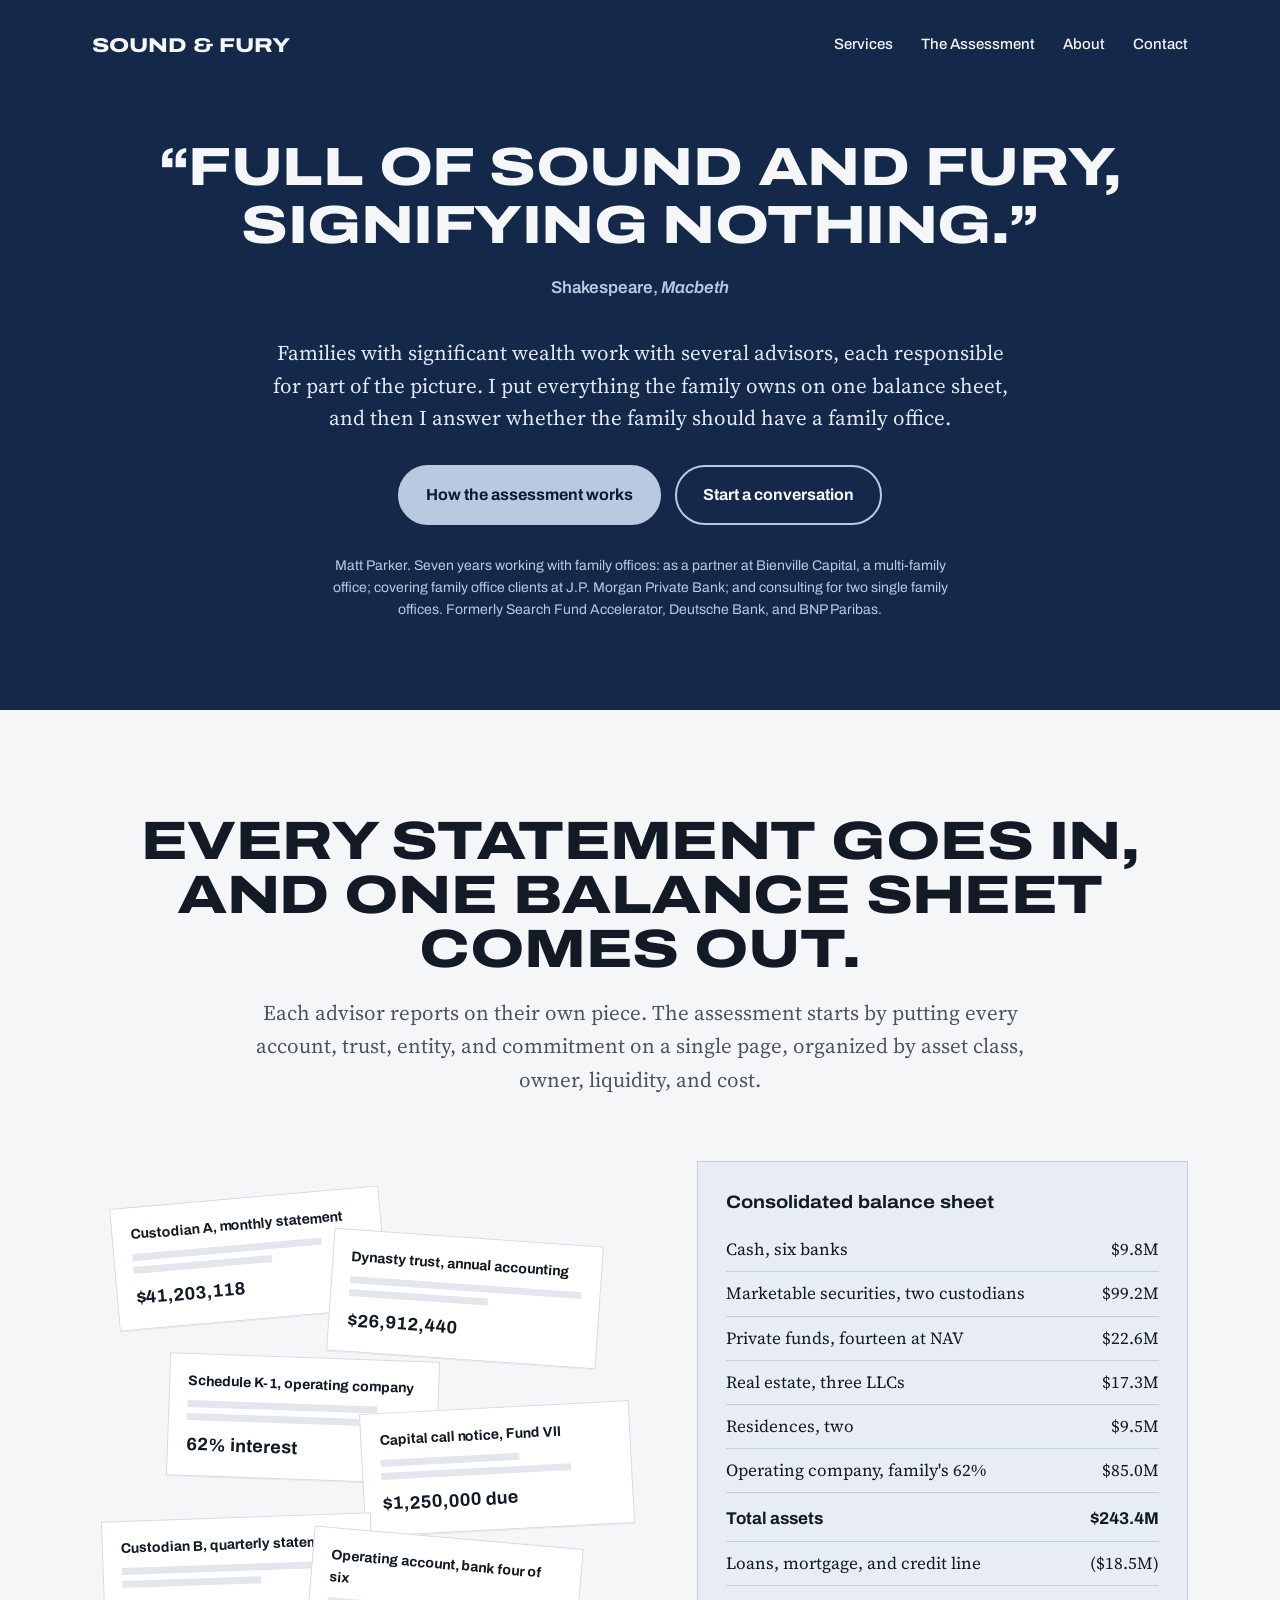
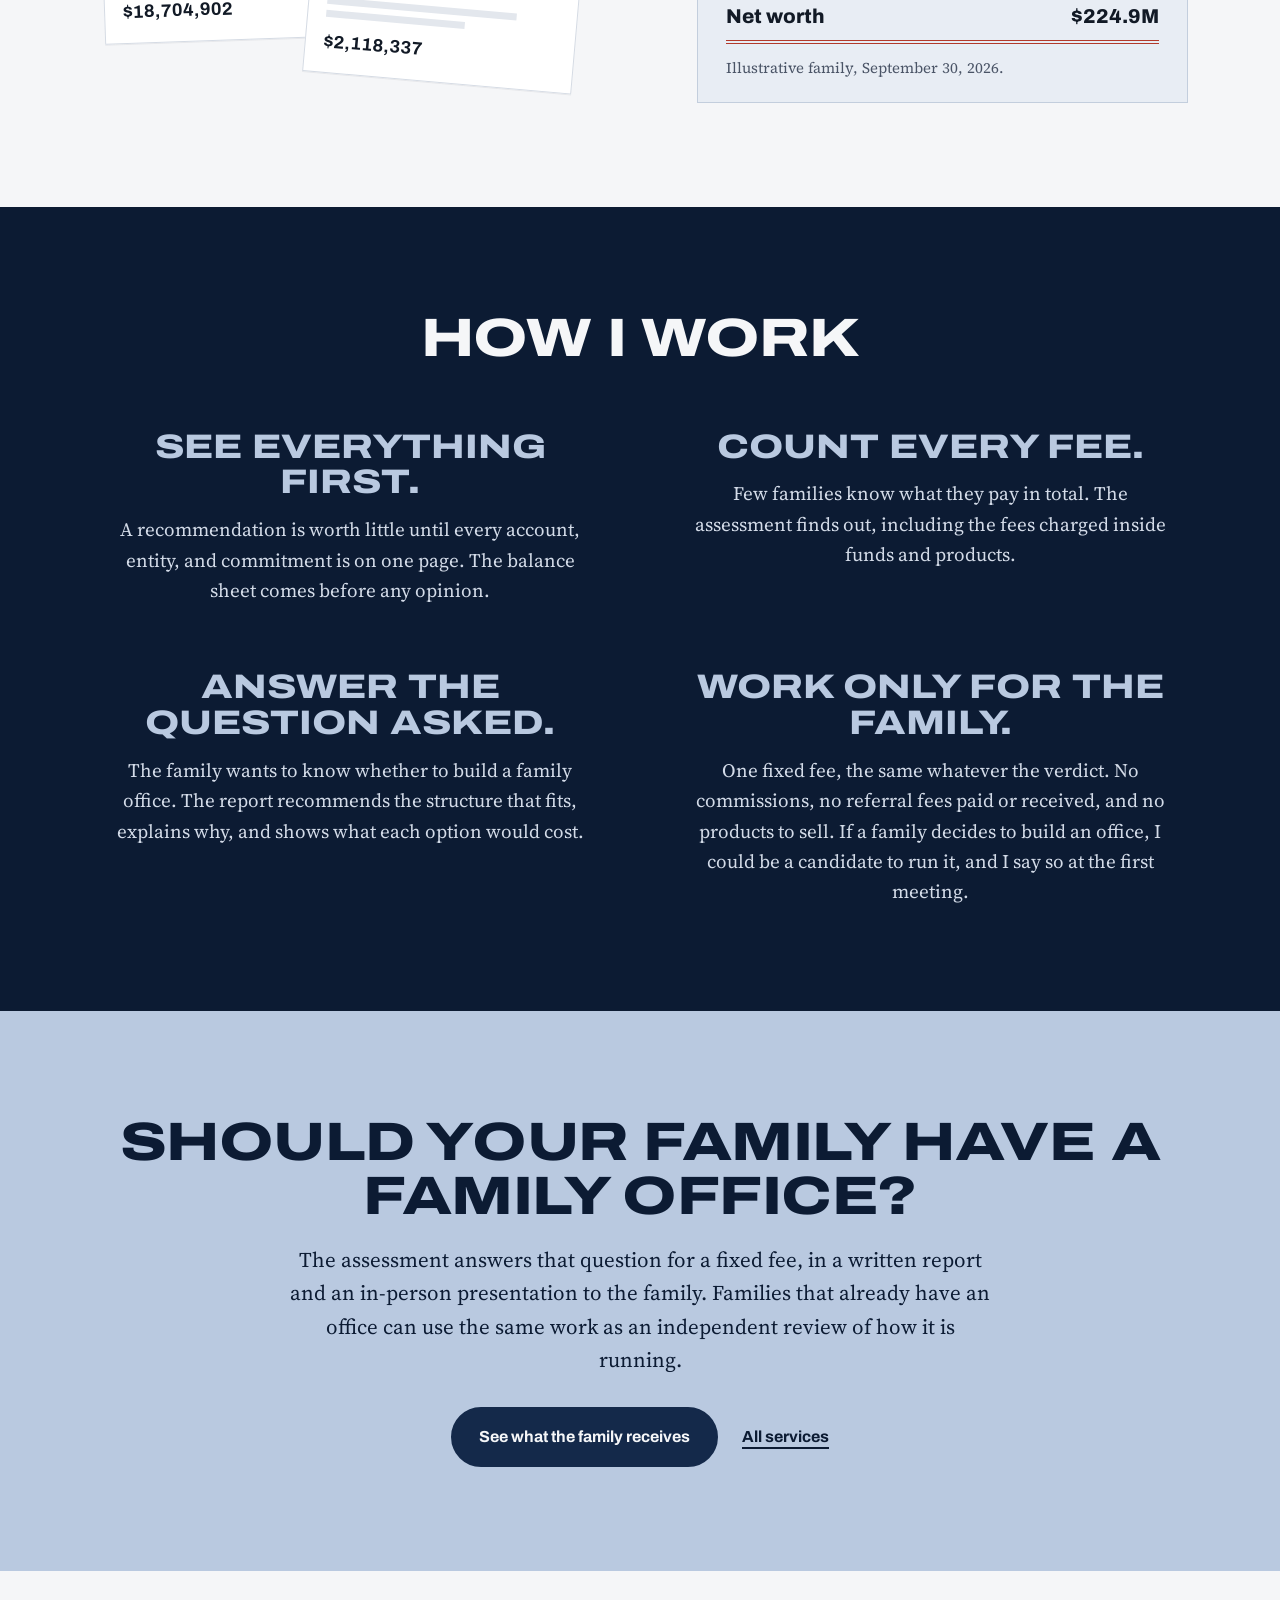
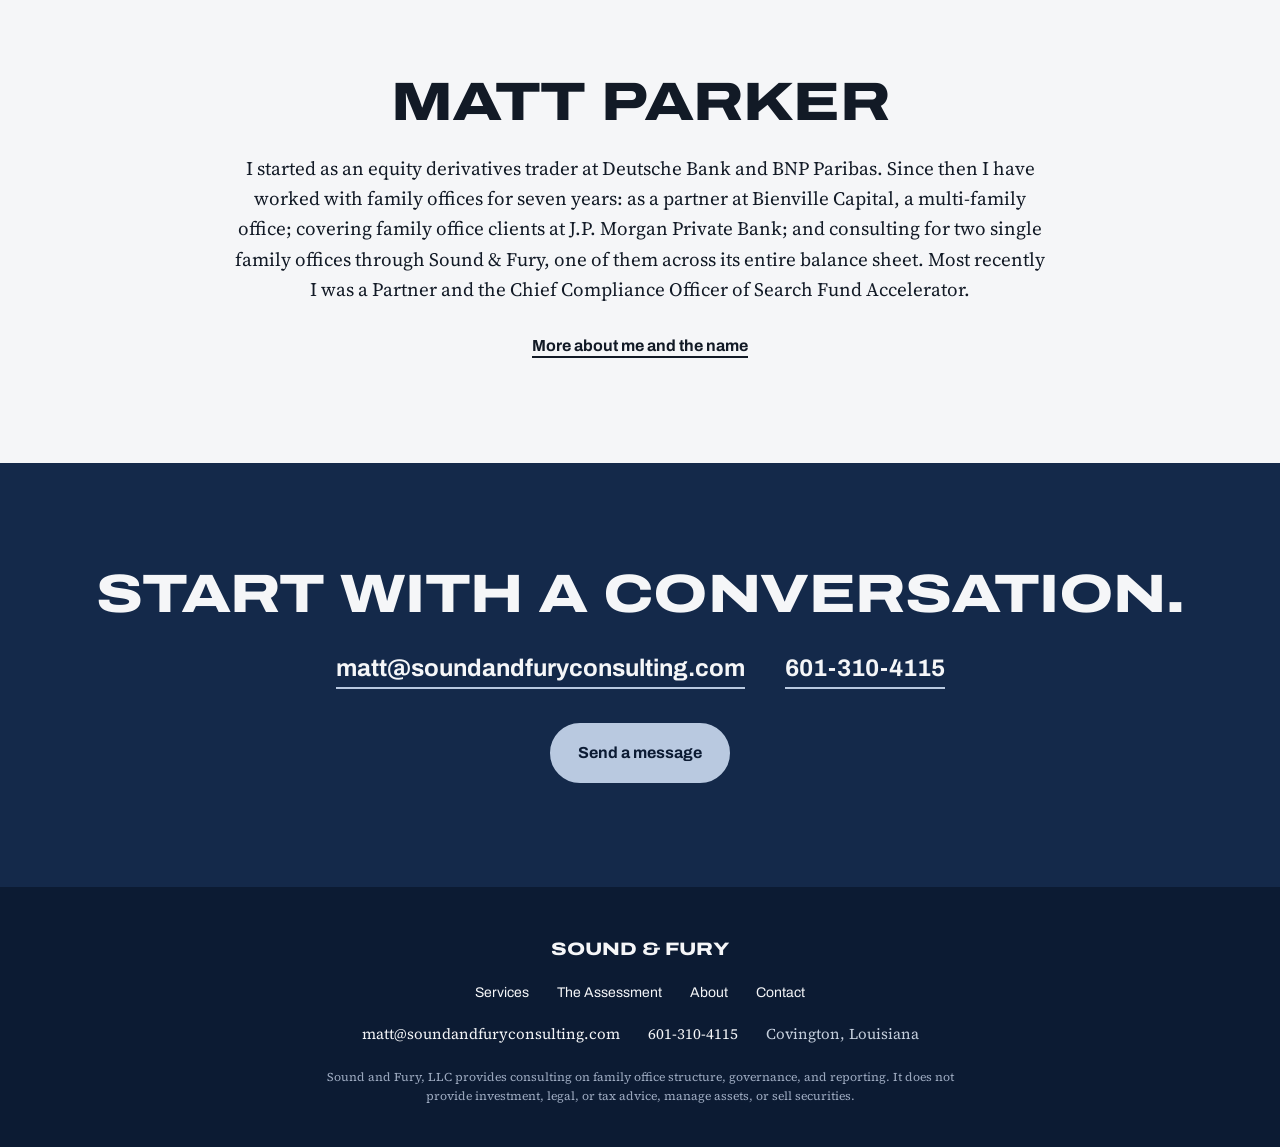
<file: index.html>
<!doctype html>
<html lang="en">
<head>
<meta charset="utf-8">
<meta name="viewport" content="width=device-width, initial-scale=1">
<title>Sound &amp; Fury Consulting</title>
<meta name="description" content="Sound &amp; Fury Consulting builds one balance sheet of everything a family owns, then tells the family whether it needs a family office.">
<link rel="preconnect" href="https://fonts.googleapis.com">
<link rel="preconnect" href="https://fonts.gstatic.com" crossorigin>
<link href="https://fonts.googleapis.com/css2?family=Archivo:wdth,wght@62..125,400..900&family=Source+Serif+4:opsz,wght@8..60,400;8..60,600&display=swap" rel="stylesheet">
<link rel="stylesheet" href="styles.css?v=4">
</head>
<body>

<div class="on-dark">
  <header class="site-header">
    <div class="wrap">
      <a class="wordmark" href="index.html">Sound &amp; Fury</a>
      <nav class="site-nav" aria-label="Main">
        <a href="services.html">Services</a>
        <a href="assessment.html">The Assessment</a>
        <a href="about.html">About</a>
        <a href="contact.html">Contact</a>
      </nav>
    </div>
  </header>

  <div class="hero">
    <div class="wrap">
      <h1 class="display quote"><span>&ldquo;Full of sound and fury,</span> <span>signifying nothing.&rdquo;</span></h1>
      <p class="attrib">Shakespeare, <i>Macbeth</i></p>
      <p class="pitch">Families with significant wealth work with several advisors, each responsible for part of the picture. I put everything the family owns on one balance sheet, and then I answer whether the family should have a family office.</p>
      <div class="buttons">
        <a class="cta" href="assessment.html">How the assessment works</a>
        <a class="cta ghost" href="contact.html">Start a conversation</a>
      </div>
      <p class="creds">Matt Parker. Seven years working with family offices: as a partner at Bienville Capital, a multi-family office; covering family office clients at J.P. Morgan Private Bank; and consulting for two single family offices. Formerly Search Fund Accelerator, Deutsche Bank, and BNP Paribas.</p>
    </div>
  </div>
</div>

<main>
  <section>
    <div class="wrap">
      <h2 class="display">Every statement goes in, and one balance sheet comes out.</h2>
      <p class="lede">Each advisor reports on their own piece. The assessment starts by putting every account, trust, entity, and commitment on a single page, organized by asset class, owner, liquidity, and cost.</p>
      <div class="pile-grid">
        <div class="pile" aria-hidden="true">
          <div class="stmt"><strong>Custodian A, monthly statement</strong><div class="bar m"></div><div class="bar s"></div><div class="amt">$41,203,118</div></div>
          <div class="stmt"><strong>Dynasty trust, annual accounting</strong><div class="bar"></div><div class="bar s"></div><div class="amt">$26,912,440</div></div>
          <div class="stmt"><strong>Schedule K-1, operating company</strong><div class="bar m"></div><div class="bar"></div><div class="amt">62% interest</div></div>
          <div class="stmt"><strong>Capital call notice, Fund VII</strong><div class="bar s"></div><div class="bar m"></div><div class="amt">$1,250,000 due</div></div>
          <div class="stmt"><strong>Custodian B, quarterly statement</strong><div class="bar"></div><div class="bar s"></div><div class="amt">$18,704,902</div></div>
          <div class="stmt"><strong>Operating account, bank four of six</strong><div class="bar m"></div><div class="bar s"></div><div class="amt">$2,118,337</div></div>
        </div>
        <div class="ledger" role="figure" aria-label="Illustrative consolidated balance sheet">
          <p class="ledger-title">Consolidated balance sheet</p>
          <table>
            <tbody>
              <tr><td>Cash, six banks</td><td class="amt">$9.8M</td></tr>
              <tr><td>Marketable securities, two custodians</td><td class="amt">$99.2M</td></tr>
              <tr><td>Private funds, fourteen at NAV</td><td class="amt">$22.6M</td></tr>
              <tr><td>Real estate, three LLCs</td><td class="amt">$17.3M</td></tr>
              <tr><td>Residences, two</td><td class="amt">$9.5M</td></tr>
              <tr><td>Operating company, family's 62%</td><td class="amt">$85.0M</td></tr>
              <tr class="sub"><td>Total assets</td><td class="amt">$243.4M</td></tr>
              <tr><td>Loans, mortgage, and credit line</td><td class="amt">($18.5M)</td></tr>
              <tr class="total"><td>Net worth</td><td class="amt">$224.9M</td></tr>
            </tbody>
          </table>
          <p class="note">Illustrative family, September 30, 2026.</p>
        </div>
      </div>
    </div>
  </section>

  <section class="principles">
    <div class="wrap">
      <h2 class="display">How I work</h2>
      <div class="grid">
        <div>
          <h3>See everything first.</h3>
          <p>A recommendation is worth little until every account, entity, and commitment is on one page. The balance sheet comes before any opinion.</p>
        </div>
        <div>
          <h3>Count every fee.</h3>
          <p>Few families know what they pay in total. The assessment finds out, including the fees charged inside funds and products.</p>
        </div>
        <div>
          <h3>Answer the question asked.</h3>
          <p>The family wants to know whether to build a family office. The report recommends the structure that fits, explains why, and shows what each option would cost.</p>
        </div>
        <div>
          <h3>Work only for the family.</h3>
          <p>One fixed fee, the same whatever the verdict. No commissions, no referral fees paid or received, and no products to sell. If a family decides to build an office, I could be a candidate to run it, and I say so at the first meeting.</p>
        </div>
      </div>
    </div>
  </section>

  <section class="question">
    <div class="wrap inner">
      <h2 class="display">Should your family have a family office?</h2>
      <div>
        <p>The assessment answers that question for a fixed fee, in a written report and an in-person presentation to the family. Families that already have an office can use the same work as an independent review of how it is running.</p>
        <a class="cta dark" href="assessment.html">See what the family receives</a> &nbsp; <a class="textlink" href="services.html" style="margin-left:12px">All services</a>
      </div>
    </div>
  </section>

  <section>
    <div class="wrap teaser">
      <h2 class="display">Matt Parker</h2>
      <div>
        <p>I started as an equity derivatives trader at Deutsche Bank and BNP Paribas. Since then I have worked with family offices for seven years: as a partner at Bienville Capital, a multi-family office; covering family office clients at J.P. Morgan Private Bank; and consulting for two single family offices through Sound &amp; Fury, one of them across its entire balance sheet. Most recently I was a Partner and the Chief Compliance Officer of Search Fund Accelerator.</p>
        <a class="textlink" href="about.html">More about me and the name</a>
      </div>
    </div>
  </section>

  <section class="contact-band">
    <div class="wrap">
      <h2 class="display">Start with a conversation.</h2>
      <div class="lines">
        <a href="mailto:matt@soundandfuryconsulting.com">matt@soundandfuryconsulting.com</a>
        <a href="tel:+16013104115">601-310-4115</a>
      </div>
      <a class="cta" href="contact.html">Send a message</a>
    </div>
  </section>
</main>

<footer class="site-footer">
  <div class="wrap">
    <a class="f-mark" href="index.html">Sound &amp; Fury</a>
    <nav class="f-nav" aria-label="Footer">
      <a href="services.html">Services</a>
      <a href="assessment.html">The Assessment</a>
      <a href="about.html">About</a>
      <a href="contact.html">Contact</a>
    </nav>
    <div class="f-contact">
      <a href="mailto:matt@soundandfuryconsulting.com">matt@soundandfuryconsulting.com</a>
      <a href="tel:+16013104115">601-310-4115</a>
      <span>Covington, Louisiana</span>
    </div>
    <!-- AFTER REGISTRATION: replace the legal paragraph below with:
    <p class="legal">Sound and Fury, LLC is an investment adviser registered with the State of Louisiana. Registration does not imply a certain level of skill or training. Form ADV Part 2A is available on request.</p>
    -->
    <p class="legal">Sound and Fury, LLC provides consulting on family office structure, governance, and reporting. It does not provide investment, legal, or tax advice, manage assets, or sell securities.</p>
  </div>
</footer>
</body>
</html>
</file>
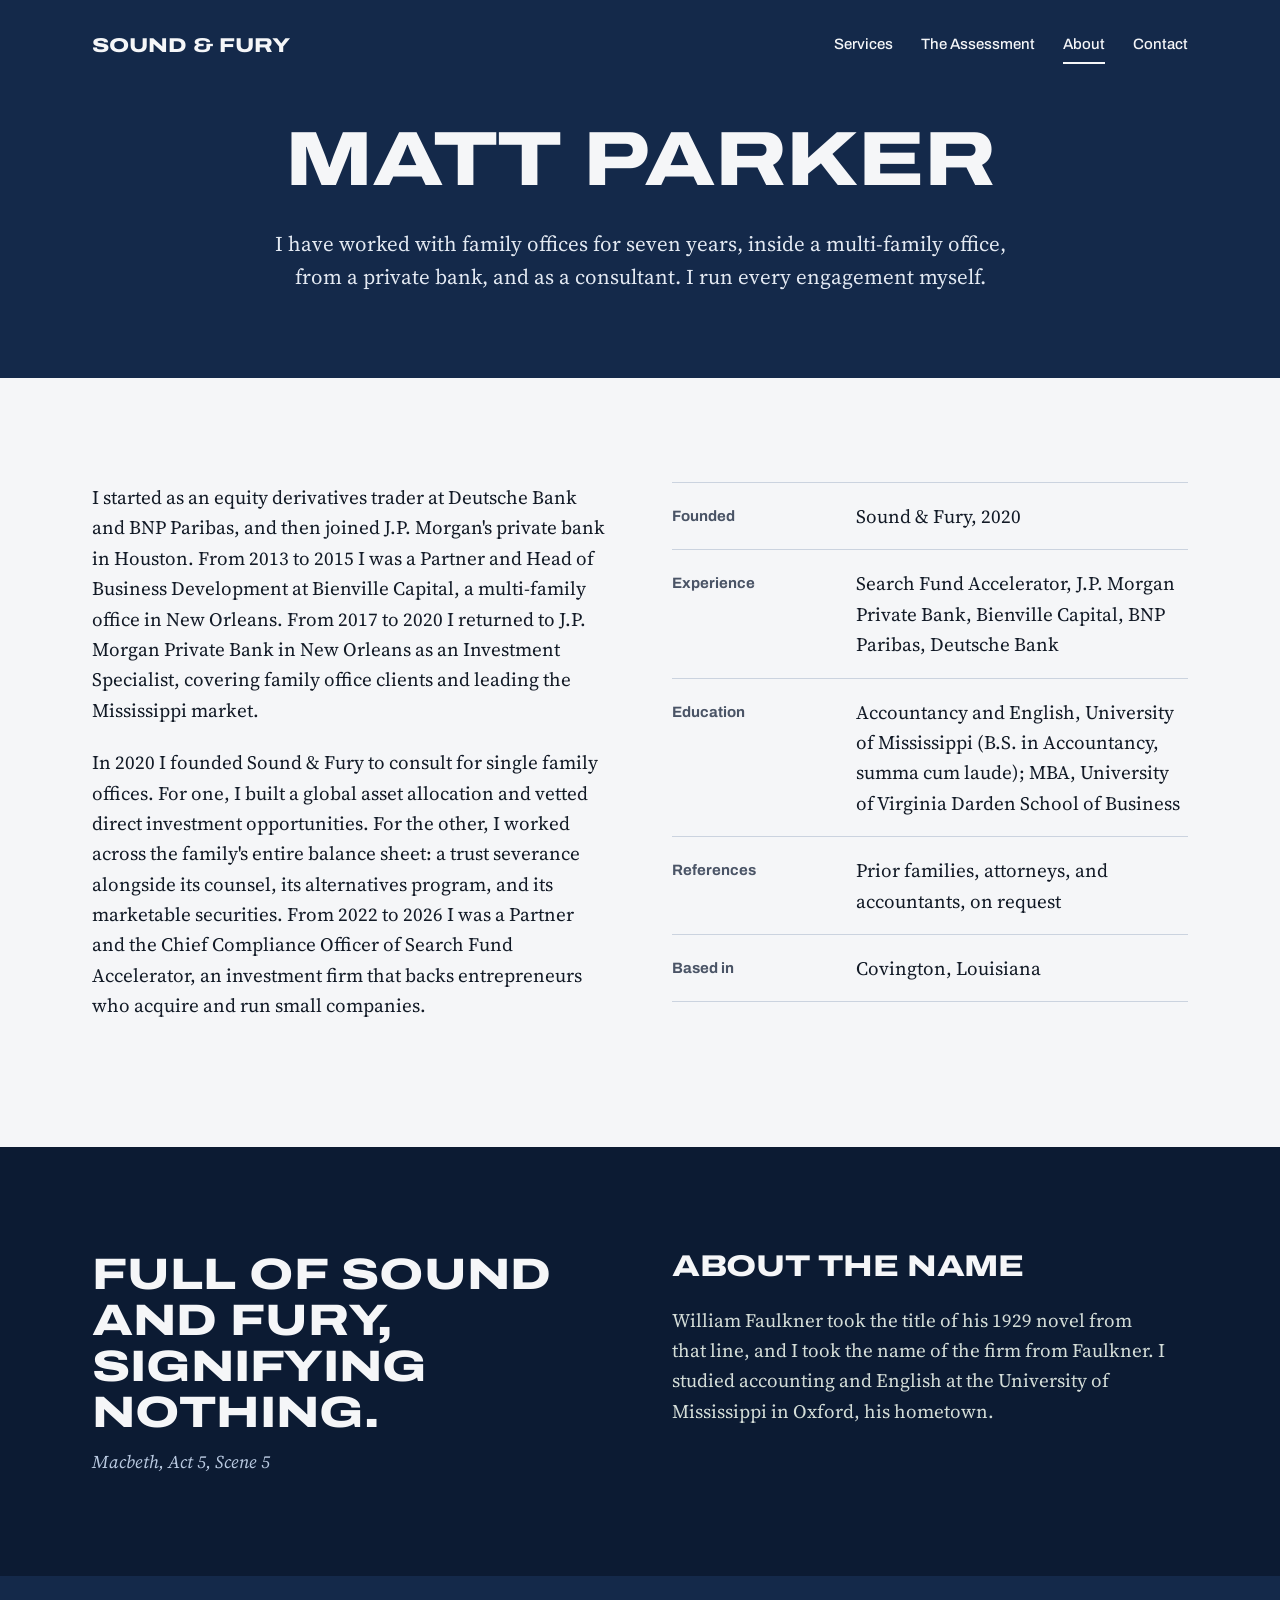
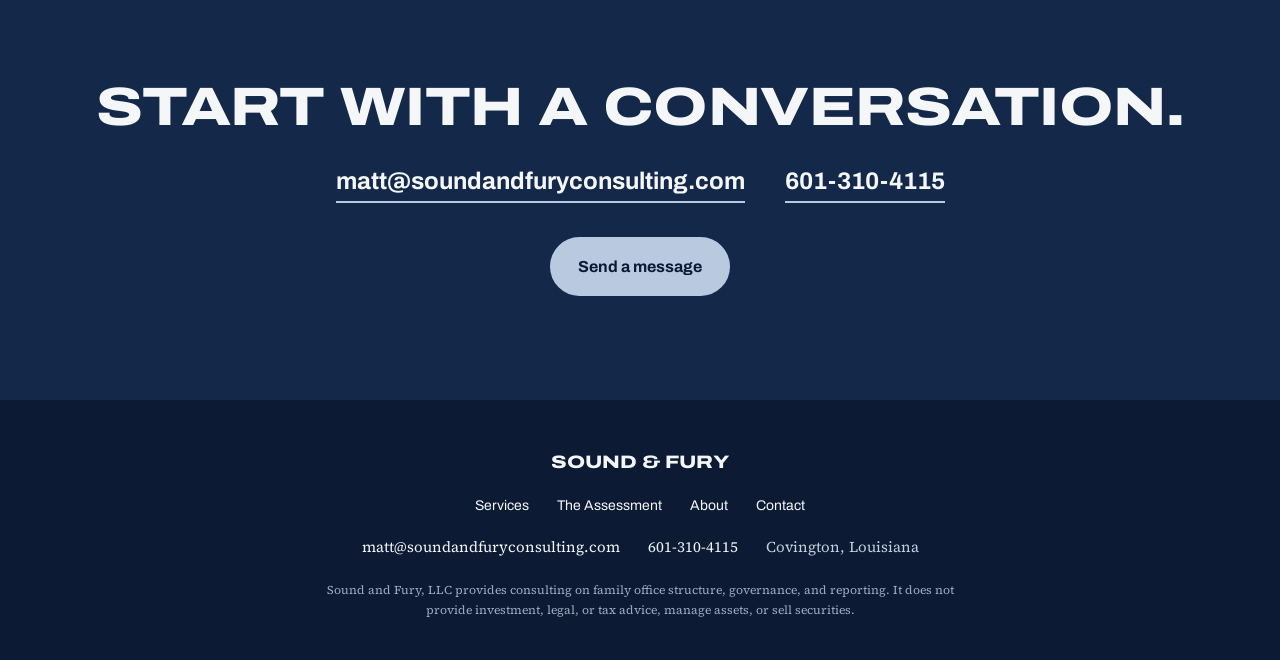
<file: about.html>
<!doctype html>
<html lang="en">
<head>
<meta charset="utf-8">
<meta name="viewport" content="width=device-width, initial-scale=1">
<title>About | Sound &amp; Fury Consulting</title>
<meta name="description" content="Matt Parker founded Sound &amp; Fury in 2020 to consult for single family offices.">
<link rel="preconnect" href="https://fonts.googleapis.com">
<link rel="preconnect" href="https://fonts.gstatic.com" crossorigin>
<link href="https://fonts.googleapis.com/css2?family=Archivo:wdth,wght@62..125,400..900&family=Source+Serif+4:opsz,wght@8..60,400;8..60,600&display=swap" rel="stylesheet">
<link rel="stylesheet" href="styles.css?v=4">
</head>
<body>

<div class="on-dark">
  <header class="site-header">
    <div class="wrap">
      <a class="wordmark" href="index.html">Sound &amp; Fury</a>
      <nav class="site-nav" aria-label="Main">
        <a href="services.html">Services</a>
        <a href="assessment.html">The Assessment</a>
        <a href="about.html" aria-current="page">About</a>
        <a href="contact.html">Contact</a>
      </nav>
    </div>
  </header>
  <div class="page-head">
    <div class="wrap">
      <h1 class="display">Matt Parker</h1>
      <p>I have worked with family offices for seven years, inside a multi-family office, from a private bank, and as a consultant. I run every engagement myself.</p>
    </div>
  </div>
</div>

<main>
  <section>
    <div class="wrap two">
      <div class="prose">
        <p>I started as an equity derivatives trader at Deutsche Bank and BNP Paribas, and then joined J.P. Morgan's private bank in Houston. From 2013 to 2015 I was a Partner and Head of Business Development at Bienville Capital, a multi-family office in New Orleans. From 2017 to 2020 I returned to J.P. Morgan Private Bank in New Orleans as an Investment Specialist, covering family office clients and leading the Mississippi market.</p>
        <p>In 2020 I founded Sound &amp; Fury to consult for single family offices. For one, I built a global asset allocation and vetted direct investment opportunities. For the other, I worked across the family's entire balance sheet: a trust severance alongside its counsel, its alternatives program, and its marketable securities. From 2022 to 2026 I was a Partner and the Chief Compliance Officer of Search Fund Accelerator, an investment firm that backs entrepreneurs who acquire and run small companies.</p>
      </div>
      <ul class="facts">
        <li><span>Founded</span><span>Sound &amp; Fury, 2020</span></li>
        <li><span>Experience</span><span>Search Fund Accelerator, J.P. Morgan Private Bank, Bienville Capital, BNP Paribas, Deutsche Bank</span></li>
        <li><span>Education</span><span>Accountancy and English, University of Mississippi (B.S. in Accountancy, summa cum laude); MBA, University of Virginia Darden School of Business</span></li>
        <li><span>References</span><span>Prior families, attorneys, and accountants, on request</span></li>
        <li><span>Based in</span><span>Covington, Louisiana</span></li>
      </ul>
    </div>
  </section>

  <section class="principles">
    <div class="wrap two">
      <blockquote class="macbeth">
        Full of sound and fury, signifying nothing.
        <cite>Macbeth, Act 5, Scene 5</cite>
      </blockquote>
      <div class="prose">
        <h2 class="display" style="font-size: 30px; color: var(--celadon); margin-bottom: 24px">About the name</h2>
        <p style="color: #D4DDD8">William Faulkner took the title of his 1929 novel from that line, and I took the name of the firm from Faulkner. I studied accounting and English at the University of Mississippi in Oxford, his hometown.</p>
      </div>
    </div>
  </section>

  <section class="contact-band">
    <div class="wrap">
      <h2 class="display">Start with a conversation.</h2>
      <div class="lines">
        <a href="mailto:matt@soundandfuryconsulting.com">matt@soundandfuryconsulting.com</a>
        <a href="tel:+16013104115">601-310-4115</a>
      </div>
      <a class="cta" href="contact.html">Send a message</a>
    </div>
  </section>
</main>

<footer class="site-footer">
  <div class="wrap">
    <a class="f-mark" href="index.html">Sound &amp; Fury</a>
    <nav class="f-nav" aria-label="Footer">
      <a href="services.html">Services</a>
      <a href="assessment.html">The Assessment</a>
      <a href="about.html">About</a>
      <a href="contact.html">Contact</a>
    </nav>
    <div class="f-contact">
      <a href="mailto:matt@soundandfuryconsulting.com">matt@soundandfuryconsulting.com</a>
      <a href="tel:+16013104115">601-310-4115</a>
      <span>Covington, Louisiana</span>
    </div>
    <!-- AFTER REGISTRATION: replace the legal paragraph below with:
    <p class="legal">Sound and Fury, LLC is an investment adviser registered with the State of Louisiana. Registration does not imply a certain level of skill or training. Form ADV Part 2A is available on request.</p>
    -->
    <p class="legal">Sound and Fury, LLC provides consulting on family office structure, governance, and reporting. It does not provide investment, legal, or tax advice, manage assets, or sell securities.</p>
  </div>
</footer>
</body>
</html>
</file>
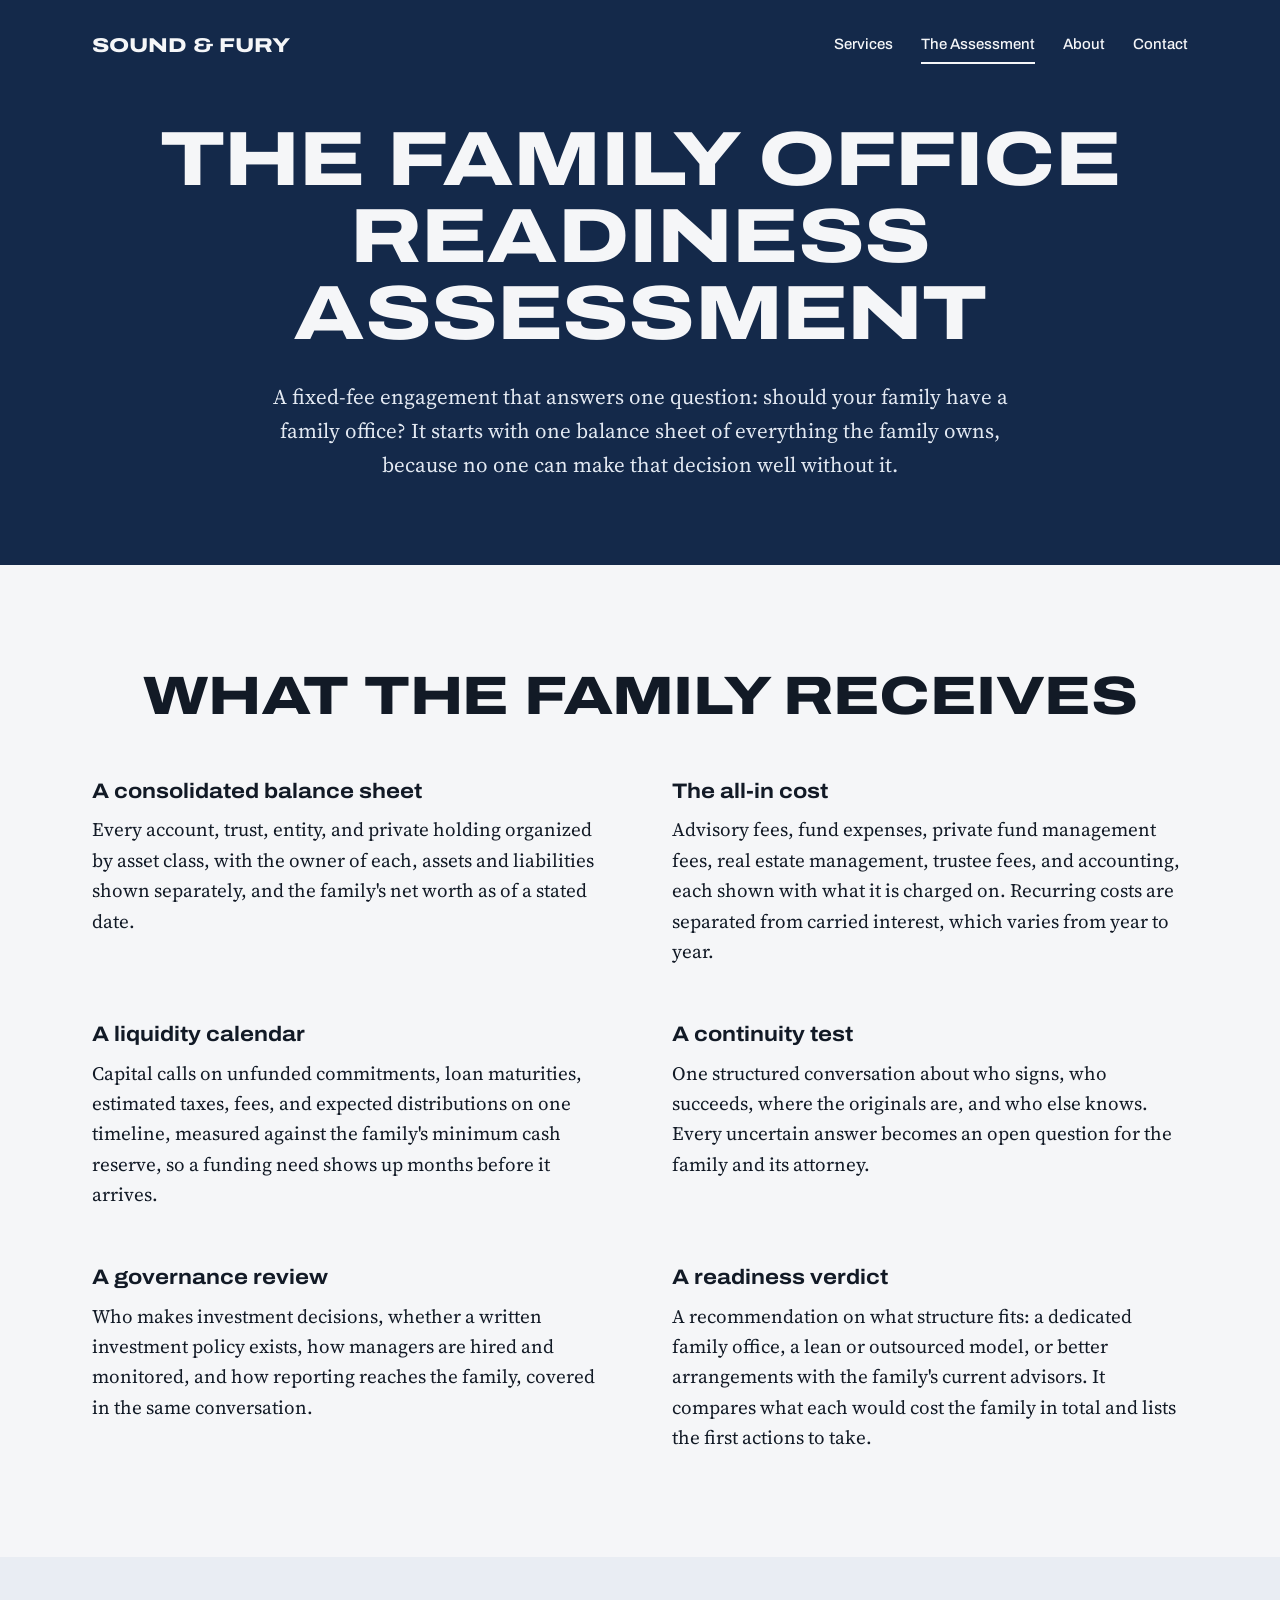
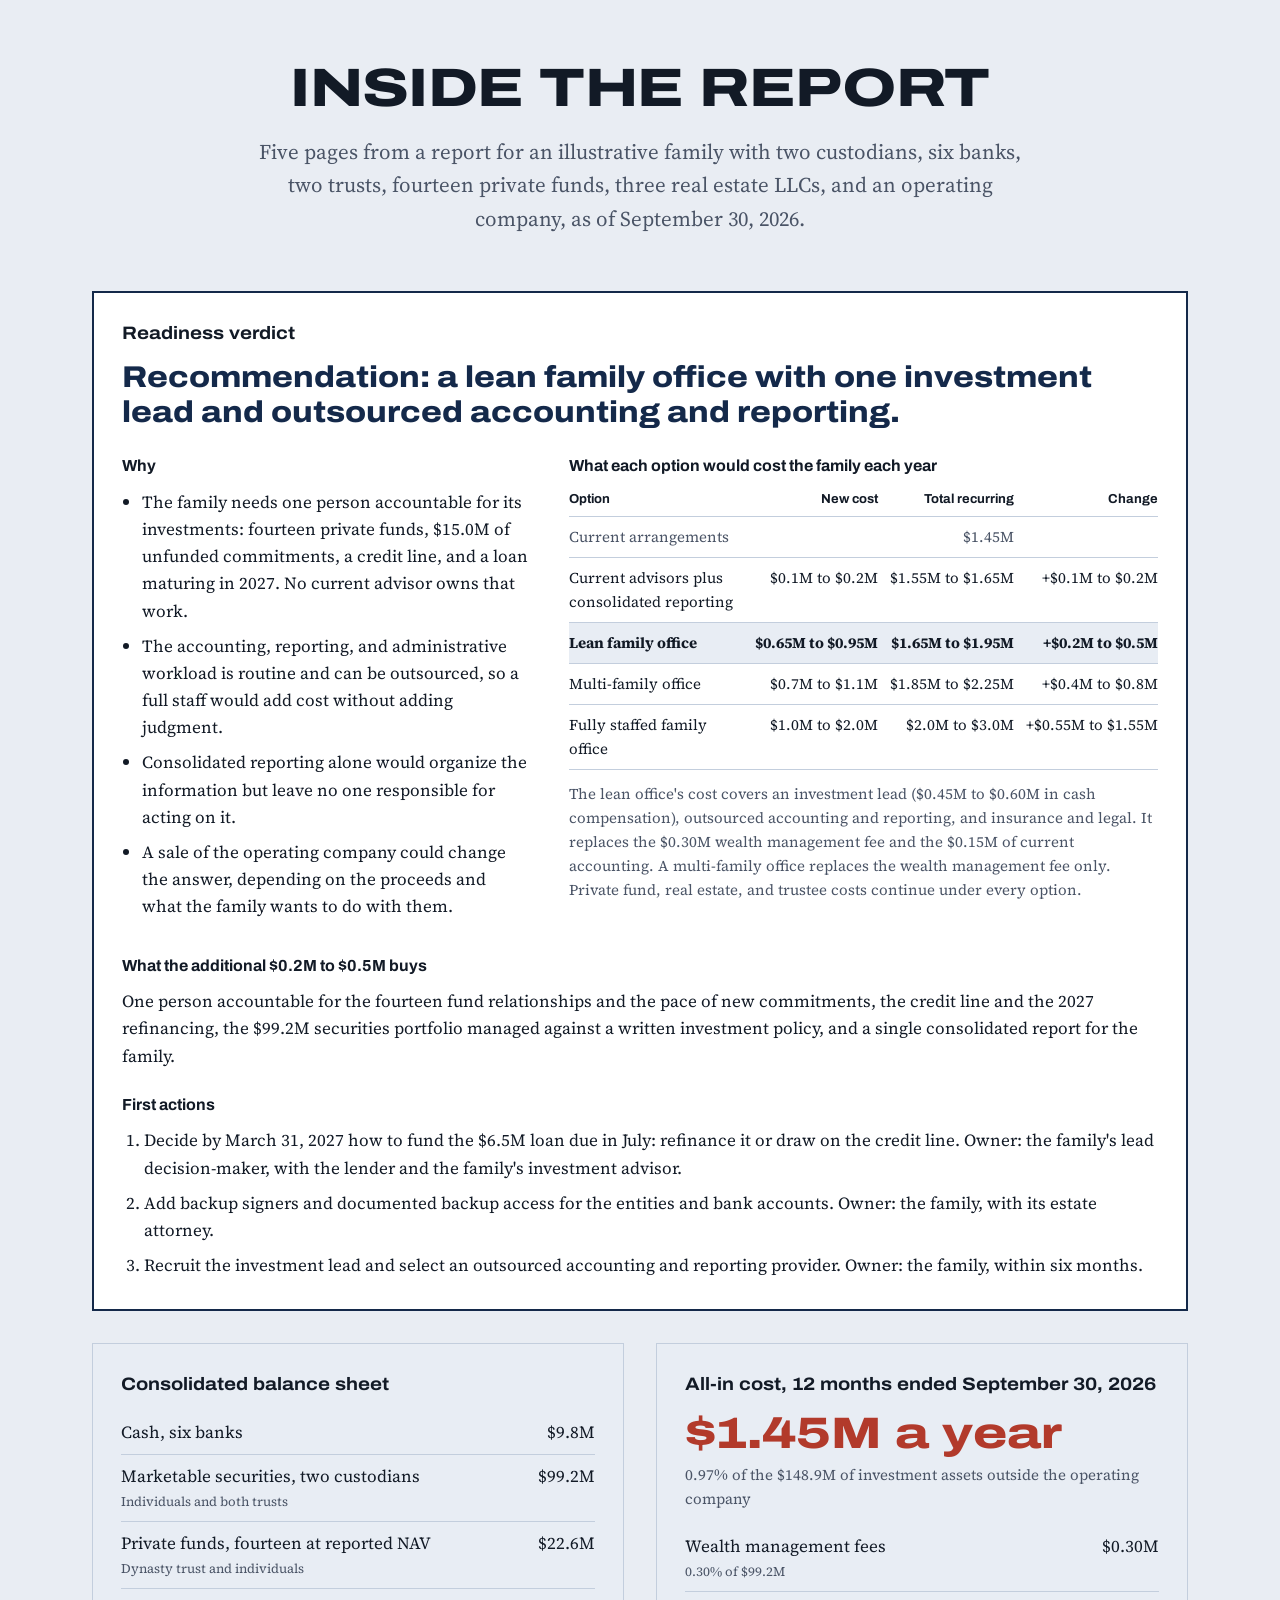
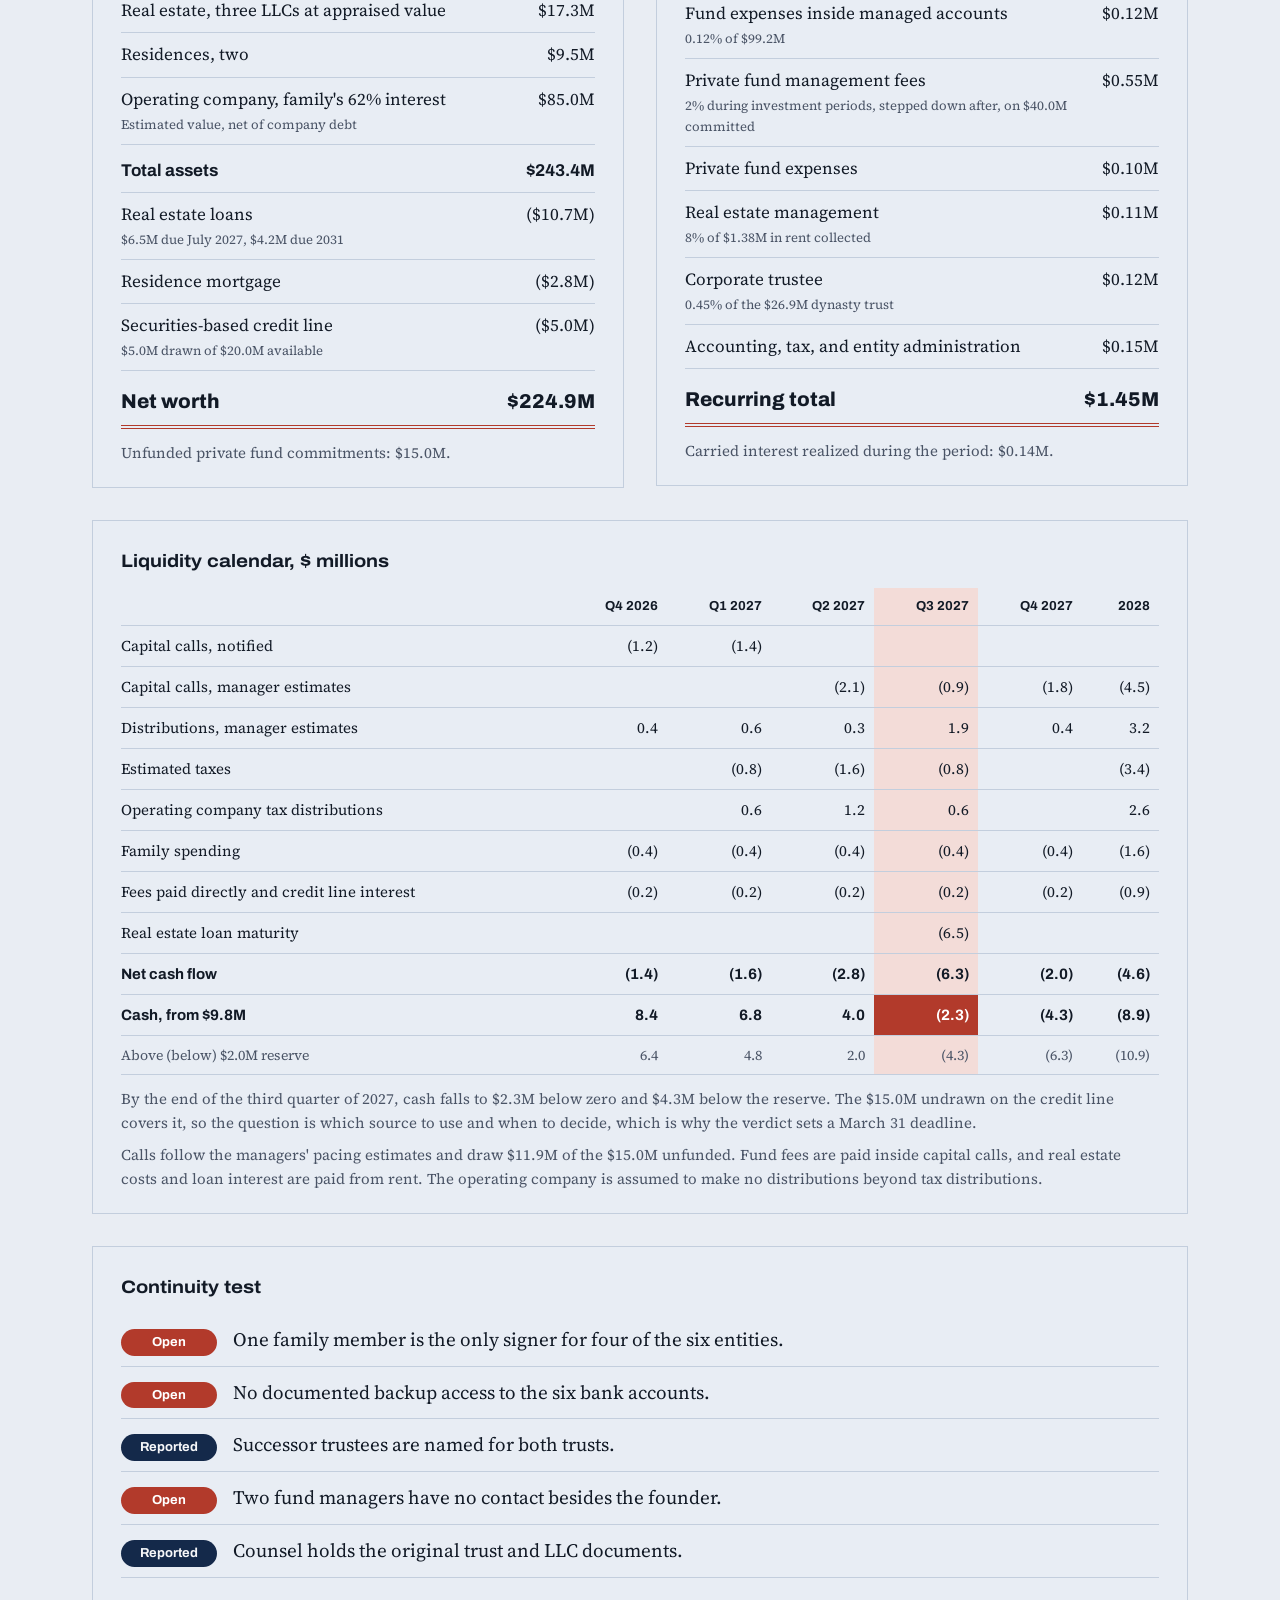
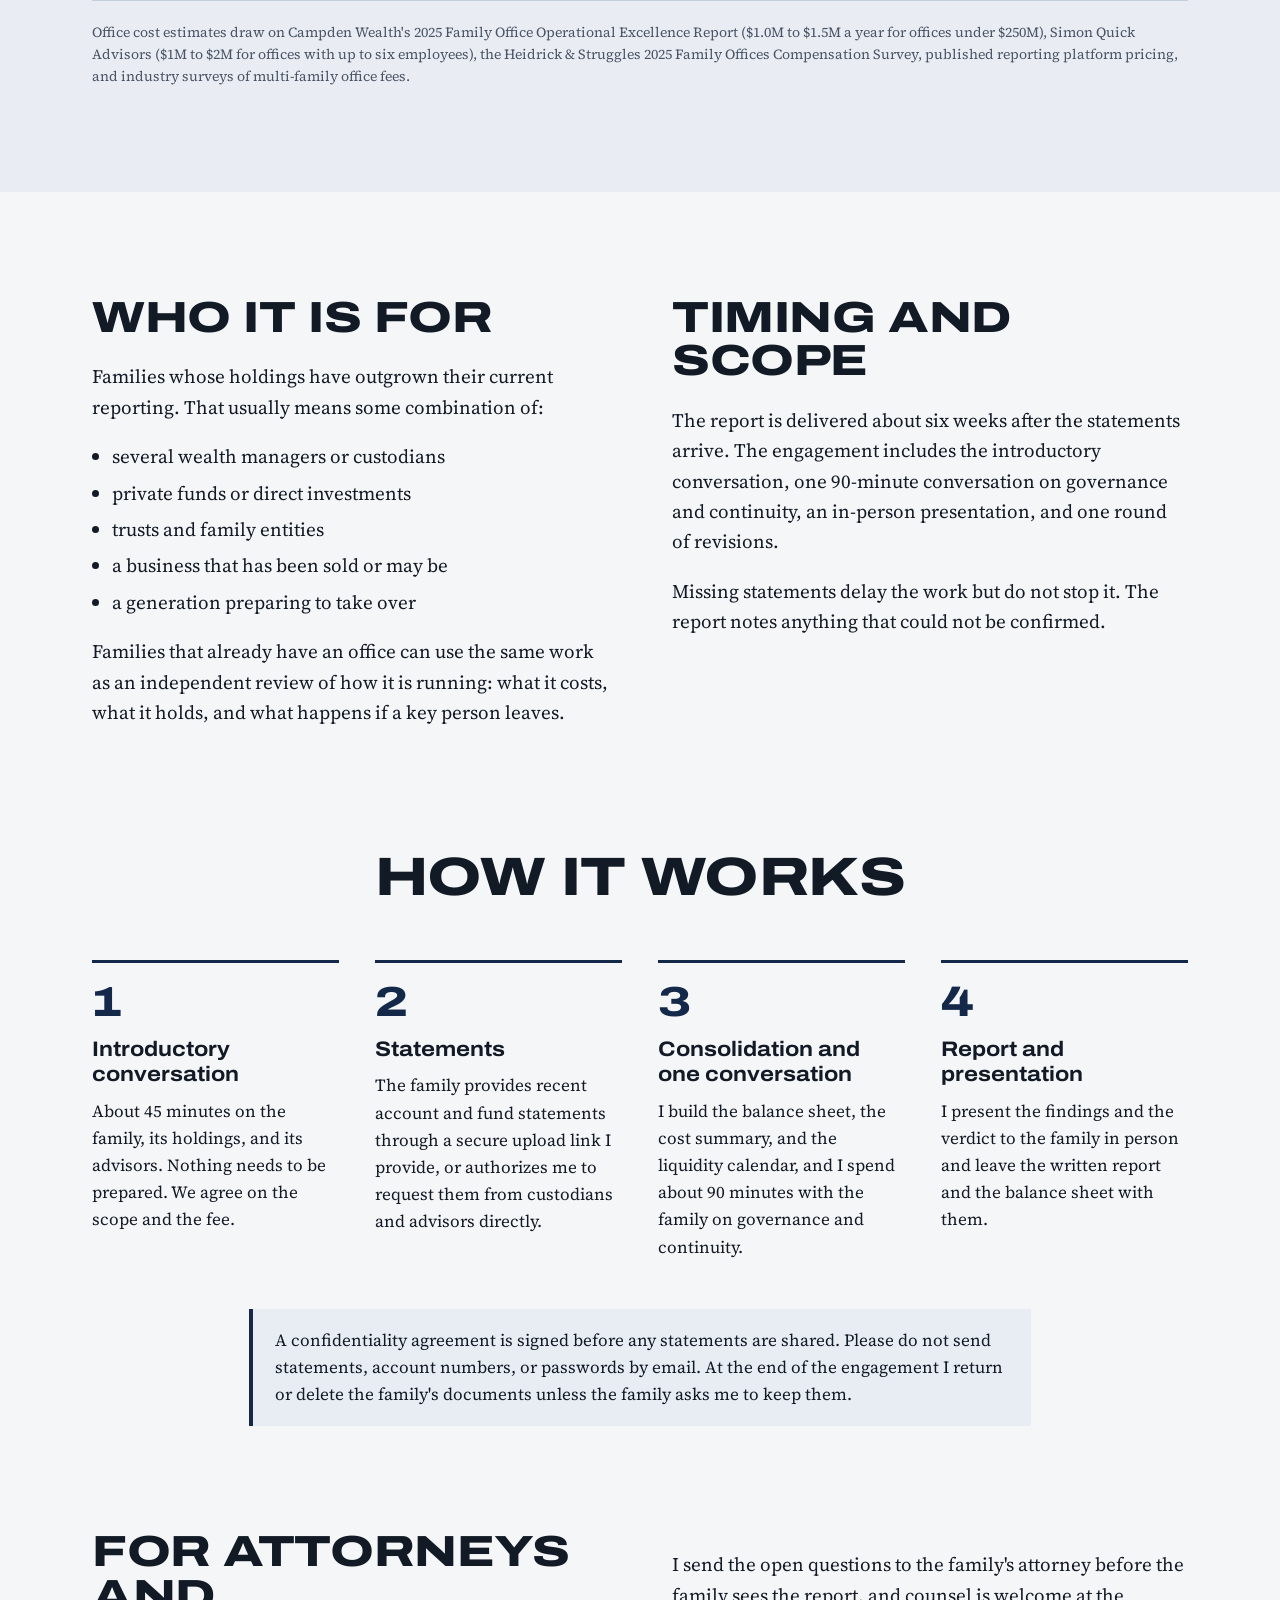
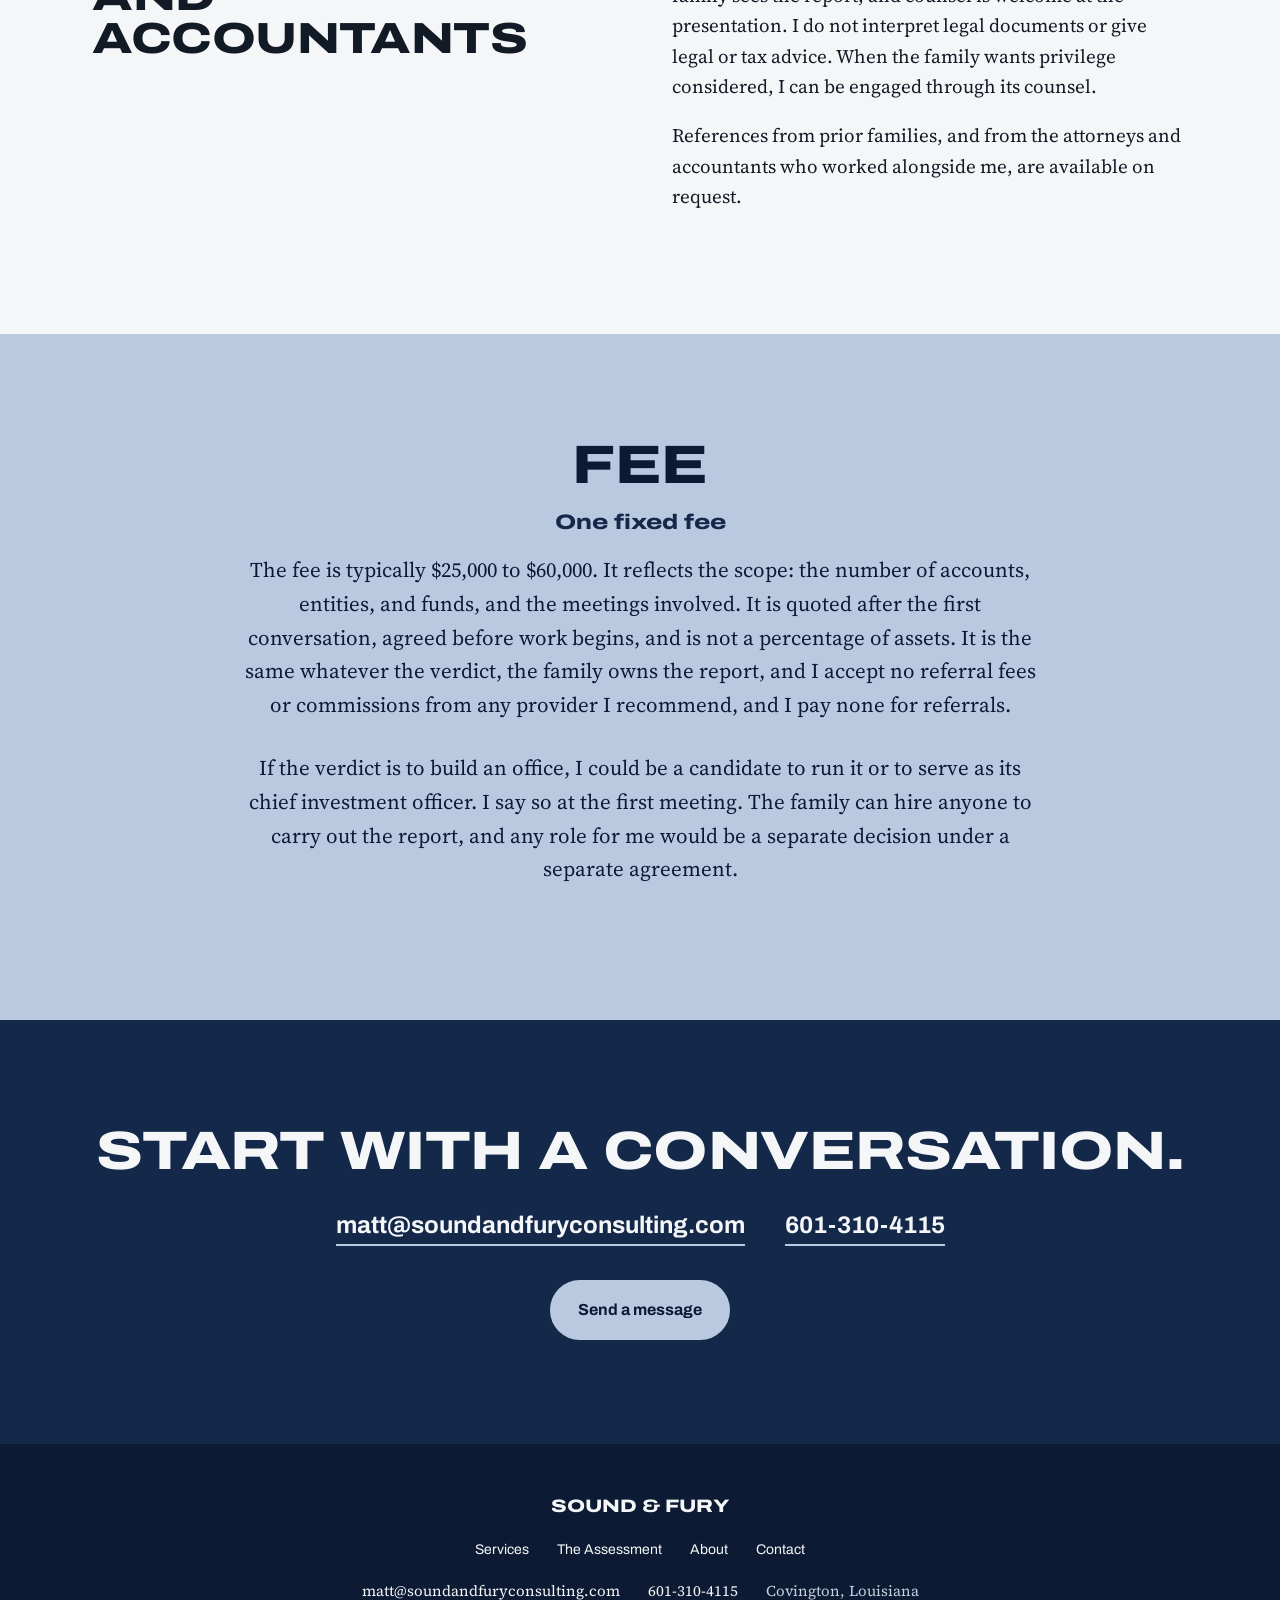
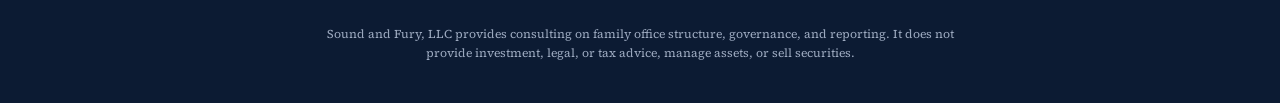
<file: assessment.html>
<!doctype html>
<html lang="en">
<head>
<meta charset="utf-8">
<meta name="viewport" content="width=device-width, initial-scale=1">
<title>The Assessment | Sound &amp; Fury Consulting</title>
<meta name="description" content="A fixed-fee family office readiness assessment: a consolidated balance sheet, a governance review, a fee map, and a direct answer.">
<link rel="preconnect" href="https://fonts.googleapis.com">
<link rel="preconnect" href="https://fonts.gstatic.com" crossorigin>
<link href="https://fonts.googleapis.com/css2?family=Archivo:wdth,wght@62..125,400..900&family=Source+Serif+4:opsz,wght@8..60,400;8..60,600&display=swap" rel="stylesheet">
<link rel="stylesheet" href="styles.css?v=4">
</head>
<body>

<div class="on-dark">
  <header class="site-header">
    <div class="wrap">
      <a class="wordmark" href="index.html">Sound &amp; Fury</a>
      <nav class="site-nav" aria-label="Main">
        <a href="services.html">Services</a>
        <a href="assessment.html" aria-current="page">The Assessment</a>
        <a href="about.html">About</a>
        <a href="contact.html">Contact</a>
      </nav>
    </div>
  </header>
  <div class="page-head">
    <div class="wrap">
      <h1 class="display">The Family Office Readiness Assessment</h1>
      <p>A fixed-fee engagement that answers one question: should your family have a family office? It starts with one balance sheet of everything the family owns, because no one can make that decision well without it.</p>
    </div>
  </div>
</div>

<main>
  <section>
    <div class="wrap">
      <h2 class="display">What the family receives</h2>
      <div class="two deliver">
        <div>
          <h3>A consolidated balance sheet</h3>
          <p>Every account, trust, entity, and private holding organized by asset class, with the owner of each, assets and liabilities shown separately, and the family's net worth as of a stated date.</p>
        </div>
        <div>
          <h3>The all-in cost</h3>
          <p>Advisory fees, fund expenses, private fund management fees, real estate management, trustee fees, and accounting, each shown with what it is charged on. Recurring costs are separated from carried interest, which varies from year to year.</p>
        </div>
        <div>
          <h3>A liquidity calendar</h3>
          <p>Capital calls on unfunded commitments, loan maturities, estimated taxes, fees, and expected distributions on one timeline, measured against the family's minimum cash reserve, so a funding need shows up months before it arrives.</p>
        </div>
        <div>
          <h3>A continuity test</h3>
          <p>One structured conversation about who signs, who succeeds, where the originals are, and who else knows. Every uncertain answer becomes an open question for the family and its attorney.</p>
        </div>
        <div>
          <h3>A governance review</h3>
          <p>Who makes investment decisions, whether a written investment policy exists, how managers are hired and monitored, and how reporting reaches the family, covered in the same conversation.</p>
        </div>
        <div>
          <h3>A readiness verdict</h3>
          <p>A recommendation on what structure fits: a dedicated family office, a lean or outsourced model, or better arrangements with the family's current advisors. It compares what each would cost the family in total and lists the first actions to take.</p>
        </div>
      </div>
    </div>
  </section>

  <section class="exhibits">
    <div class="wrap">
      <h2 class="display">Inside the report</h2>
      <p class="lede">Five pages from a report for an illustrative family with two custodians, six banks, two trusts, fourteen private funds, three real estate LLCs, and an operating company, as of September 30, 2026.</p>

      <div class="ledger verdict">
        <p class="ledger-title">Readiness verdict</p>
        <p class="rec">Recommendation: a lean family office with one investment lead and outsourced accounting and reporting.</p>
        <div class="v-grid">
          <div>
            <h4>Why</h4>
            <ul>
              <li>The family needs one person accountable for its investments: fourteen private funds, $15.0M of unfunded commitments, a credit line, and a loan maturing in 2027. No current advisor owns that work.</li>
              <li>The accounting, reporting, and administrative workload is routine and can be outsourced, so a full staff would add cost without adding judgment.</li>
              <li>Consolidated reporting alone would organize the information but leave no one responsible for acting on it.</li>
              <li>A sale of the operating company could change the answer, depending on the proceeds and what the family wants to do with them.</li>
            </ul>
          </div>
          <div>
            <h4>What each option would cost the family each year</h4>
            <div class="scroll">
            <table>
              <thead><tr><th scope="col">Option</th><th scope="col">New cost</th><th scope="col">Total recurring</th><th scope="col">Change</th></tr></thead>
              <tbody>
                <tr class="now"><td>Current arrangements</td><td class="amt"></td><td class="amt">$1.45M</td><td class="amt"></td></tr>
                <tr><td>Current advisors plus consolidated reporting</td><td class="amt">$0.1M to $0.2M</td><td class="amt">$1.55M to $1.65M</td><td class="amt">+$0.1M to $0.2M</td></tr>
                <tr class="pick"><td>Lean family office</td><td class="amt">$0.65M to $0.95M</td><td class="amt">$1.65M to $1.95M</td><td class="amt">+$0.2M to $0.5M</td></tr>
                <tr><td>Multi-family office</td><td class="amt">$0.7M to $1.1M</td><td class="amt">$1.85M to $2.25M</td><td class="amt">+$0.4M to $0.8M</td></tr>
                <tr><td>Fully staffed family office</td><td class="amt">$1.0M to $2.0M</td><td class="amt">$2.0M to $3.0M</td><td class="amt">+$0.55M to $1.55M</td></tr>
              </tbody>
            </table>
            </div>
            <p class="note">The lean office's cost covers an investment lead ($0.45M to $0.60M in cash compensation), outsourced accounting and reporting, and insurance and legal. It replaces the $0.30M wealth management fee and the $0.15M of current accounting. A multi-family office replaces the wealth management fee only. Private fund, real estate, and trustee costs continue under every option.</p>
          </div>
        </div>
        <h4>What the additional $0.2M to $0.5M buys</h4>
        <p class="buys">One person accountable for the fourteen fund relationships and the pace of new commitments, the credit line and the 2027 refinancing, the $99.2M securities portfolio managed against a written investment policy, and a single consolidated report for the family.</p>
        <h4>First actions</h4>
        <ol class="actions">
          <li>Decide by March 31, 2027 how to fund the $6.5M loan due in July: refinance it or draw on the credit line. Owner: the family's lead decision-maker, with the lender and the family's investment advisor.</li>
          <li>Add backup signers and documented backup access for the entities and bank accounts. Owner: the family, with its estate attorney.</li>
          <li>Recruit the investment lead and select an outsourced accounting and reporting provider. Owner: the family, within six months.</li>
        </ol>
      </div>

      <div class="ex-grid">
        <div class="ledger">
          <p class="ledger-title">Consolidated balance sheet</p>
          <table>
            <tbody>
              <tr><td>Cash, six banks</td><td class="amt">$9.8M</td></tr>
              <tr><td>Marketable securities, two custodians<span class="own">Individuals and both trusts</span></td><td class="amt">$99.2M</td></tr>
              <tr><td>Private funds, fourteen at reported NAV<span class="own">Dynasty trust and individuals</span></td><td class="amt">$22.6M</td></tr>
              <tr><td>Real estate, three LLCs at appraised value</td><td class="amt">$17.3M</td></tr>
              <tr><td>Residences, two</td><td class="amt">$9.5M</td></tr>
              <tr><td>Operating company, family's 62% interest<span class="own">Estimated value, net of company debt</span></td><td class="amt">$85.0M</td></tr>
              <tr class="sub"><td>Total assets</td><td class="amt">$243.4M</td></tr>
              <tr><td>Real estate loans<span class="own">$6.5M due July 2027, $4.2M due 2031</span></td><td class="amt">($10.7M)</td></tr>
              <tr><td>Residence mortgage</td><td class="amt">($2.8M)</td></tr>
              <tr><td>Securities-based credit line<span class="own">$5.0M drawn of $20.0M available</span></td><td class="amt">($5.0M)</td></tr>
              <tr class="total"><td>Net worth</td><td class="amt">$224.9M</td></tr>
            </tbody>
          </table>
          <p class="note">Unfunded private fund commitments: $15.0M.</p>
        </div>
        <div class="ledger cost">
          <p class="ledger-title">All-in cost, 12 months ended September 30, 2026</p>
          <p class="big-num">$1.45M a year</p>
          <p class="sub-head">0.97% of the $148.9M of investment assets outside the operating company</p>
          <table>
            <tbody>
              <tr><td>Wealth management fees<span class="own">0.30% of $99.2M</span></td><td class="amt">$0.30M</td></tr>
              <tr><td>Fund expenses inside managed accounts<span class="own">0.12% of $99.2M</span></td><td class="amt">$0.12M</td></tr>
              <tr><td>Private fund management fees<span class="own">2% during investment periods, stepped down after, on $40.0M committed</span></td><td class="amt">$0.55M</td></tr>
              <tr><td>Private fund expenses</td><td class="amt">$0.10M</td></tr>
              <tr><td>Real estate management<span class="own">8% of $1.38M in rent collected</span></td><td class="amt">$0.11M</td></tr>
              <tr><td>Corporate trustee<span class="own">0.45% of the $26.9M dynasty trust</span></td><td class="amt">$0.12M</td></tr>
              <tr><td>Accounting, tax, and entity administration</td><td class="amt">$0.15M</td></tr>
              <tr class="total"><td>Recurring total</td><td class="amt">$1.45M</td></tr>
            </tbody>
          </table>
          <p class="note">Carried interest realized during the period: $0.14M.</p>
        </div>
      </div>

      <div class="ledger cal-box">
        <p class="ledger-title">Liquidity calendar, $ millions</p>
        <div class="scroll">
          <table class="cal">
            <thead><tr><th scope="col"></th><th scope="col">Q4 2026</th><th scope="col">Q1 2027</th><th scope="col">Q2 2027</th><th scope="col" class="hit">Q3 2027</th><th scope="col">Q4 2027</th><th scope="col">2028</th></tr></thead>
            <tbody>
              <tr><th scope="row">Capital calls, notified</th><td>(1.2)</td><td>(1.4)</td><td></td><td class="hit"></td><td></td><td></td></tr>
              <tr><th scope="row">Capital calls, manager estimates</th><td></td><td></td><td>(2.1)</td><td class="hit">(0.9)</td><td>(1.8)</td><td>(4.5)</td></tr>
              <tr><th scope="row">Distributions, manager estimates</th><td>0.4</td><td>0.6</td><td>0.3</td><td class="hit">1.9</td><td>0.4</td><td>3.2</td></tr>
              <tr><th scope="row">Estimated taxes</th><td></td><td>(0.8)</td><td>(1.6)</td><td class="hit">(0.8)</td><td></td><td>(3.4)</td></tr>
              <tr><th scope="row">Operating company tax distributions</th><td></td><td>0.6</td><td>1.2</td><td class="hit">0.6</td><td></td><td>2.6</td></tr>
              <tr><th scope="row">Family spending</th><td>(0.4)</td><td>(0.4)</td><td>(0.4)</td><td class="hit">(0.4)</td><td>(0.4)</td><td>(1.6)</td></tr>
              <tr><th scope="row">Fees paid directly and credit line interest</th><td>(0.2)</td><td>(0.2)</td><td>(0.2)</td><td class="hit">(0.2)</td><td>(0.2)</td><td>(0.9)</td></tr>
              <tr><th scope="row">Real estate loan maturity</th><td></td><td></td><td></td><td class="hit">(6.5)</td><td></td><td></td></tr>
              <tr class="net"><th scope="row">Net cash flow</th><td>(1.4)</td><td>(1.6)</td><td>(2.8)</td><td class="hit">(6.3)</td><td>(2.0)</td><td>(4.6)</td></tr>
              <tr class="net"><th scope="row">Cash, from $9.8M</th><td>8.4</td><td>6.8</td><td>4.0</td><td class="hit short">(2.3)</td><td>(4.3)</td><td>(8.9)</td></tr>
              <tr class="res"><th scope="row">Above (below) $2.0M reserve</th><td>6.4</td><td>4.8</td><td>2.0</td><td class="hit">(4.3)</td><td>(6.3)</td><td>(10.9)</td></tr>
            </tbody>
          </table>
        </div>
        <p class="note">By the end of the third quarter of 2027, cash falls to $2.3M below zero and $4.3M below the reserve. The $15.0M undrawn on the credit line covers it, so the question is which source to use and when to decide, which is why the verdict sets a March 31 deadline.</p>
        <p class="note">Calls follow the managers' pacing estimates and draw $11.9M of the $15.0M unfunded. Fund fees are paid inside capital calls, and real estate costs and loan interest are paid from rent. The operating company is assumed to make no distributions beyond tax distributions.</p>
      </div>

      <div class="ledger cont-box">
        <p class="ledger-title">Continuity test</p>
        <ul class="checks">
          <li><span class="st gap">Open</span>One family member is the only signer for four of the six entities.</li>
          <li><span class="st gap">Open</span>No documented backup access to the six bank accounts.</li>
          <li><span class="st ok">Reported</span>Successor trustees are named for both trusts.</li>
          <li><span class="st gap">Open</span>Two fund managers have no contact besides the founder.</li>
          <li><span class="st ok">Reported</span>Counsel holds the original trust and LLC documents.</li>
        </ul>
      </div>
      <p class="sources">Office cost estimates draw on Campden Wealth's 2025 Family Office Operational Excellence Report ($1.0M to $1.5M a year for offices under $250M), Simon Quick Advisors ($1M to $2M for offices with up to six employees), the Heidrick &amp; Struggles 2025 Family Offices Compensation Survey, published reporting platform pricing, and industry surveys of multi-family office fees.</p>
    </div>
  </section>

  <section>
    <div class="wrap two">
      <div>
        <h2 class="display">Who it is for</h2>
        <p>Families whose holdings have outgrown their current reporting. That usually means some combination of:</p>
        <ul class="plain">
          <li>several wealth managers or custodians</li>
          <li>private funds or direct investments</li>
          <li>trusts and family entities</li>
          <li>a business that has been sold or may be</li>
          <li>a generation preparing to take over</li>
        </ul>
        <p>Families that already have an office can use the same work as an independent review of how it is running: what it costs, what it holds, and what happens if a key person leaves.</p>
      </div>
      <div>
        <h2 class="display">Timing and scope</h2>
        <p>The report is delivered about six weeks after the statements arrive. The engagement includes the introductory conversation, one 90-minute conversation on governance and continuity, an in-person presentation, and one round of revisions.</p>
        <p>Missing statements delay the work but do not stop it. The report notes anything that could not be confirmed.</p>
      </div>
    </div>
  </section>

  <section style="padding-top: 0">
    <div class="wrap">
      <h2 class="display">How it works</h2>
      <ol class="steps">
        <li><h3>Introductory conversation</h3><p>About 45 minutes on the family, its holdings, and its advisors. Nothing needs to be prepared. We agree on the scope and the fee.</p></li>
        <li><h3>Statements</h3><p>The family provides recent account and fund statements through a secure upload link I provide, or authorizes me to request them from custodians and advisors directly.</p></li>
        <li><h3>Consolidation and one conversation</h3><p>I build the balance sheet, the cost summary, and the liquidity calendar, and I spend about 90 minutes with the family on governance and continuity.</p></li>
        <li><h3>Report and presentation</h3><p>I present the findings and the verdict to the family in person and leave the written report and the balance sheet with them.</p></li>
      </ol>
      <p class="confid">A confidentiality agreement is signed before any statements are shared. Please do not send statements, account numbers, or passwords by email. At the end of the engagement I return or delete the family's documents unless the family asks me to keep them.</p>
    </div>
  </section>

  <section style="padding-top: 0">
    <div class="wrap two">
      <div>
        <h2 class="display">For attorneys and accountants</h2>
      </div>
      <div>
        <p>I send the open questions to the family's attorney before the family sees the report, and counsel is welcome at the presentation. I do not interpret legal documents or give legal or tax advice. When the family wants privilege considered, I can be engaged through its counsel.</p>
        <p>References from prior families, and from the attorneys and accountants who worked alongside me, are available on request.</p>
      </div>
    </div>
  </section>

  <section class="question">
    <div class="wrap">
      <h2 class="display">Fee</h2>
      <p class="fee-num">One fixed fee</p>
      <p>The fee is typically $25,000 to $60,000. It reflects the scope: the number of accounts, entities, and funds, and the meetings involved. It is quoted after the first conversation, agreed before work begins, and is not a percentage of assets. It is the same whatever the verdict, the family owns the report, and I accept no referral fees or commissions from any provider I recommend, and I pay none for referrals.</p>
      <p>If the verdict is to build an office, I could be a candidate to run it or to serve as its chief investment officer. I say so at the first meeting. The family can hire anyone to carry out the report, and any role for me would be a separate decision under a separate agreement.</p>
    </div>
  </section>

  <section class="contact-band">
    <div class="wrap">
      <h2 class="display">Start with a conversation.</h2>
      <div class="lines">
        <a href="mailto:matt@soundandfuryconsulting.com">matt@soundandfuryconsulting.com</a>
        <a href="tel:+16013104115">601-310-4115</a>
      </div>
      <a class="cta" href="contact.html">Send a message</a>
    </div>
  </section>
</main>

<footer class="site-footer">
  <div class="wrap">
    <a class="f-mark" href="index.html">Sound &amp; Fury</a>
    <nav class="f-nav" aria-label="Footer">
      <a href="services.html">Services</a>
      <a href="assessment.html">The Assessment</a>
      <a href="about.html">About</a>
      <a href="contact.html">Contact</a>
    </nav>
    <div class="f-contact">
      <a href="mailto:matt@soundandfuryconsulting.com">matt@soundandfuryconsulting.com</a>
      <a href="tel:+16013104115">601-310-4115</a>
      <span>Covington, Louisiana</span>
    </div>
    <!-- AFTER REGISTRATION: replace the legal paragraph below with:
    <p class="legal">Sound and Fury, LLC is an investment adviser registered with the State of Louisiana. Registration does not imply a certain level of skill or training. Form ADV Part 2A is available on request.</p>
    -->
    <p class="legal">Sound and Fury, LLC provides consulting on family office structure, governance, and reporting. It does not provide investment, legal, or tax advice, manage assets, or sell securities.</p>
  </div>
</footer>
</body>
</html>
</file>
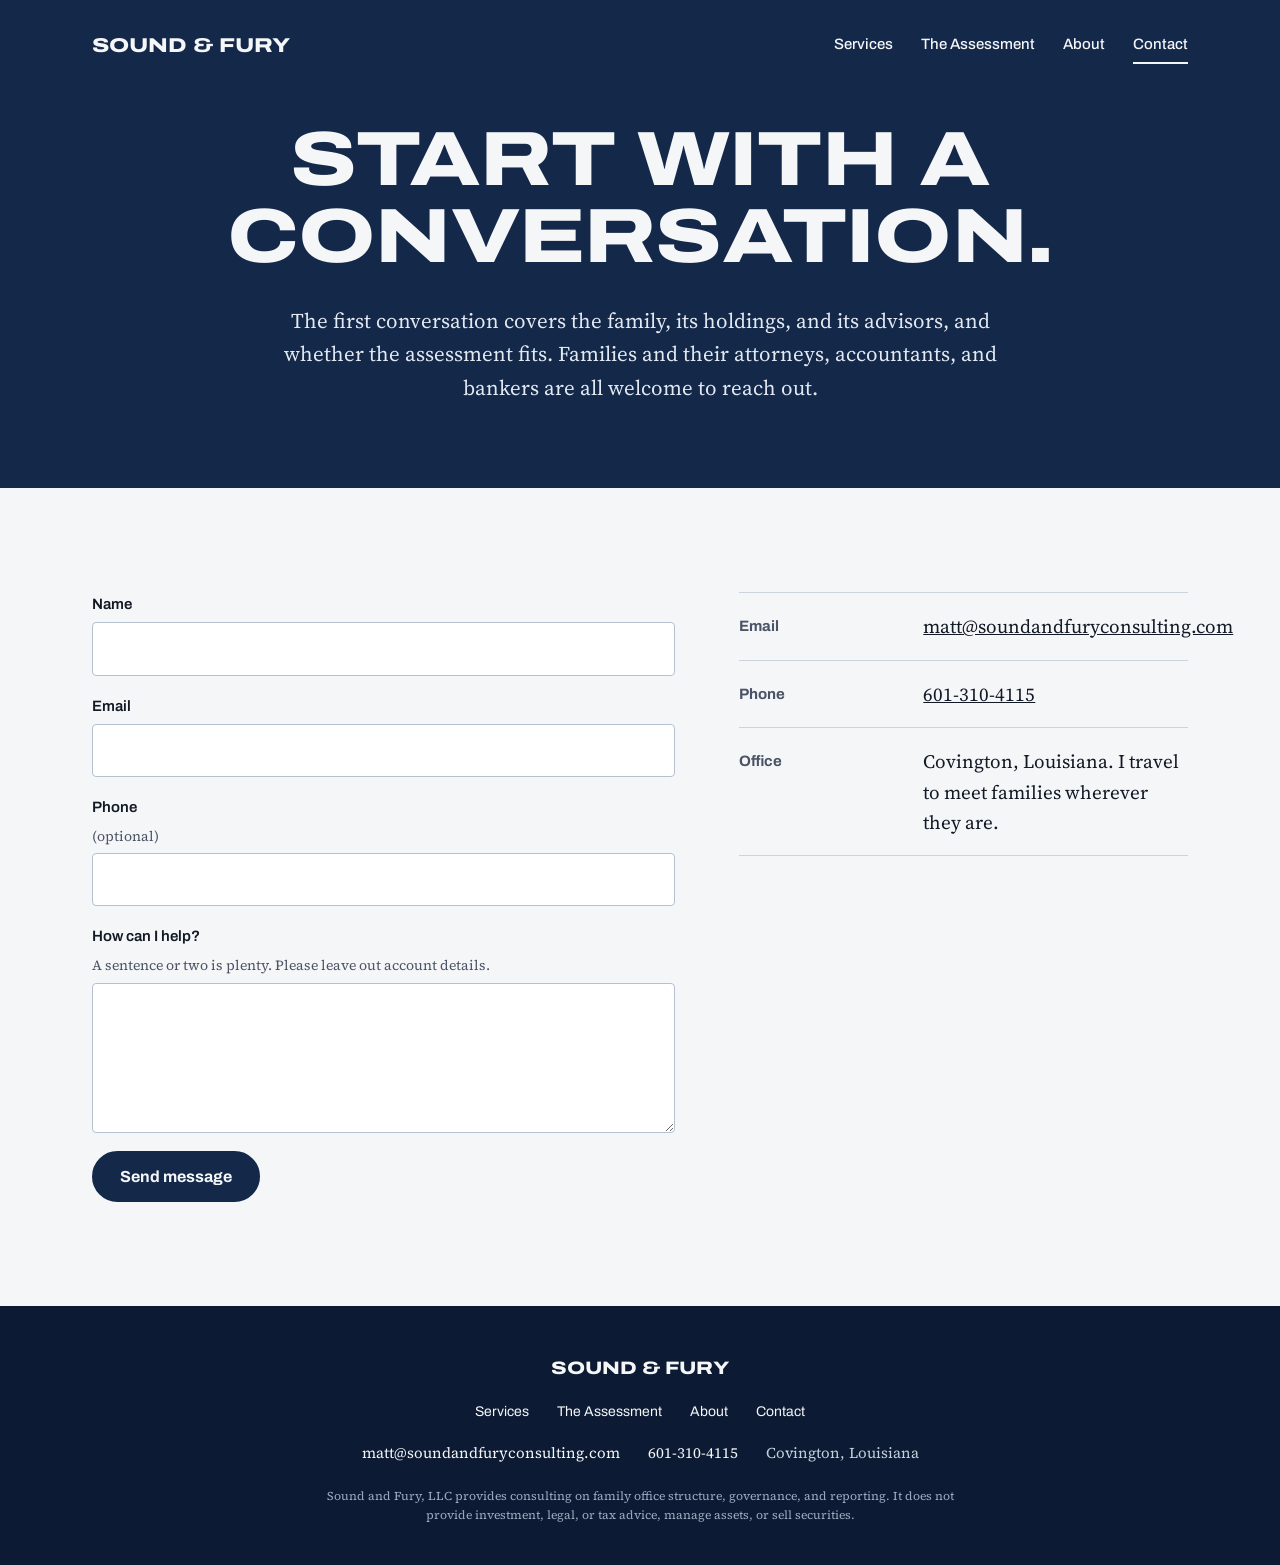
<file: contact.html>
<!doctype html>
<html lang="en">
<head>
<meta charset="utf-8">
<meta name="viewport" content="width=device-width, initial-scale=1">
<title>Contact | Sound &amp; Fury Consulting</title>
<meta name="description" content="Contact Matt Parker at Sound &amp; Fury Consulting in Covington, Louisiana.">
<link rel="preconnect" href="https://fonts.googleapis.com">
<link rel="preconnect" href="https://fonts.gstatic.com" crossorigin>
<link href="https://fonts.googleapis.com/css2?family=Archivo:wdth,wght@62..125,400..900&family=Source+Serif+4:opsz,wght@8..60,400;8..60,600&display=swap" rel="stylesheet">
<link rel="stylesheet" href="styles.css?v=4">
</head>
<body>

<div class="on-dark">
  <header class="site-header">
    <div class="wrap">
      <a class="wordmark" href="index.html">Sound &amp; Fury</a>
      <nav class="site-nav" aria-label="Main">
        <a href="services.html">Services</a>
        <a href="assessment.html">The Assessment</a>
        <a href="about.html">About</a>
        <a href="contact.html" aria-current="page">Contact</a>
      </nav>
    </div>
  </header>
  <div class="page-head">
    <div class="wrap">
      <h1 class="display">Start with a conversation.</h1>
      <p>The first conversation covers the family, its holdings, and its advisors, and whether the assessment fits. Families and their attorneys, accountants, and bankers are all welcome to reach out.</p>
    </div>
  </div>
</div>

<main>
  <section>
    <div class="wrap contact-grid">
      <div>
        <div class="sent" id="sent">Thank you. Your message has been sent, and I will reply within one business day.</div>
        <form class="form" action="https://formspree.io/f/xrpeyogp" method="POST">
          <input type="hidden" name="_subject" value="New message from soundandfuryconsulting.com">
          <input type="hidden" name="_next" value="https://soundandfuryconsulting.com/contact.html#sent">
          <label>Name<input type="text" name="name" autocomplete="name" required></label>
          <label>Email<input type="email" name="email" autocomplete="email" required></label>
          <label>Phone <span class="hint">(optional)</span><input type="tel" name="phone" autocomplete="tel"></label>
          <label>How can I help?<span class="hint">A sentence or two is plenty. Please leave out account details.</span><textarea name="message" required></textarea></label>
          <button class="cta dark" type="submit">Send message</button>
        </form>
      </div>
      <ul class="facts">
        <li><span>Email</span><span><a href="mailto:matt@soundandfuryconsulting.com">matt@soundandfuryconsulting.com</a></span></li>
        <li><span>Phone</span><span><a href="tel:+16013104115">601-310-4115</a></span></li>
        <li><span>Office</span><span>Covington, Louisiana. I travel to meet families wherever they are.</span></li>
      </ul>
    </div>
  </section>
</main>

<footer class="site-footer">
  <div class="wrap">
    <a class="f-mark" href="index.html">Sound &amp; Fury</a>
    <nav class="f-nav" aria-label="Footer">
      <a href="services.html">Services</a>
      <a href="assessment.html">The Assessment</a>
      <a href="about.html">About</a>
      <a href="contact.html">Contact</a>
    </nav>
    <div class="f-contact">
      <a href="mailto:matt@soundandfuryconsulting.com">matt@soundandfuryconsulting.com</a>
      <a href="tel:+16013104115">601-310-4115</a>
      <span>Covington, Louisiana</span>
    </div>
    <!-- AFTER REGISTRATION: replace the legal paragraph below with:
    <p class="legal">Sound and Fury, LLC is an investment adviser registered with the State of Louisiana. Registration does not imply a certain level of skill or training. Form ADV Part 2A is available on request.</p>
    -->
    <p class="legal">Sound and Fury, LLC provides consulting on family office structure, governance, and reporting. It does not provide investment, legal, or tax advice, manage assets, or sell securities.</p>
  </div>
</footer>
</body>
</html>
</file>
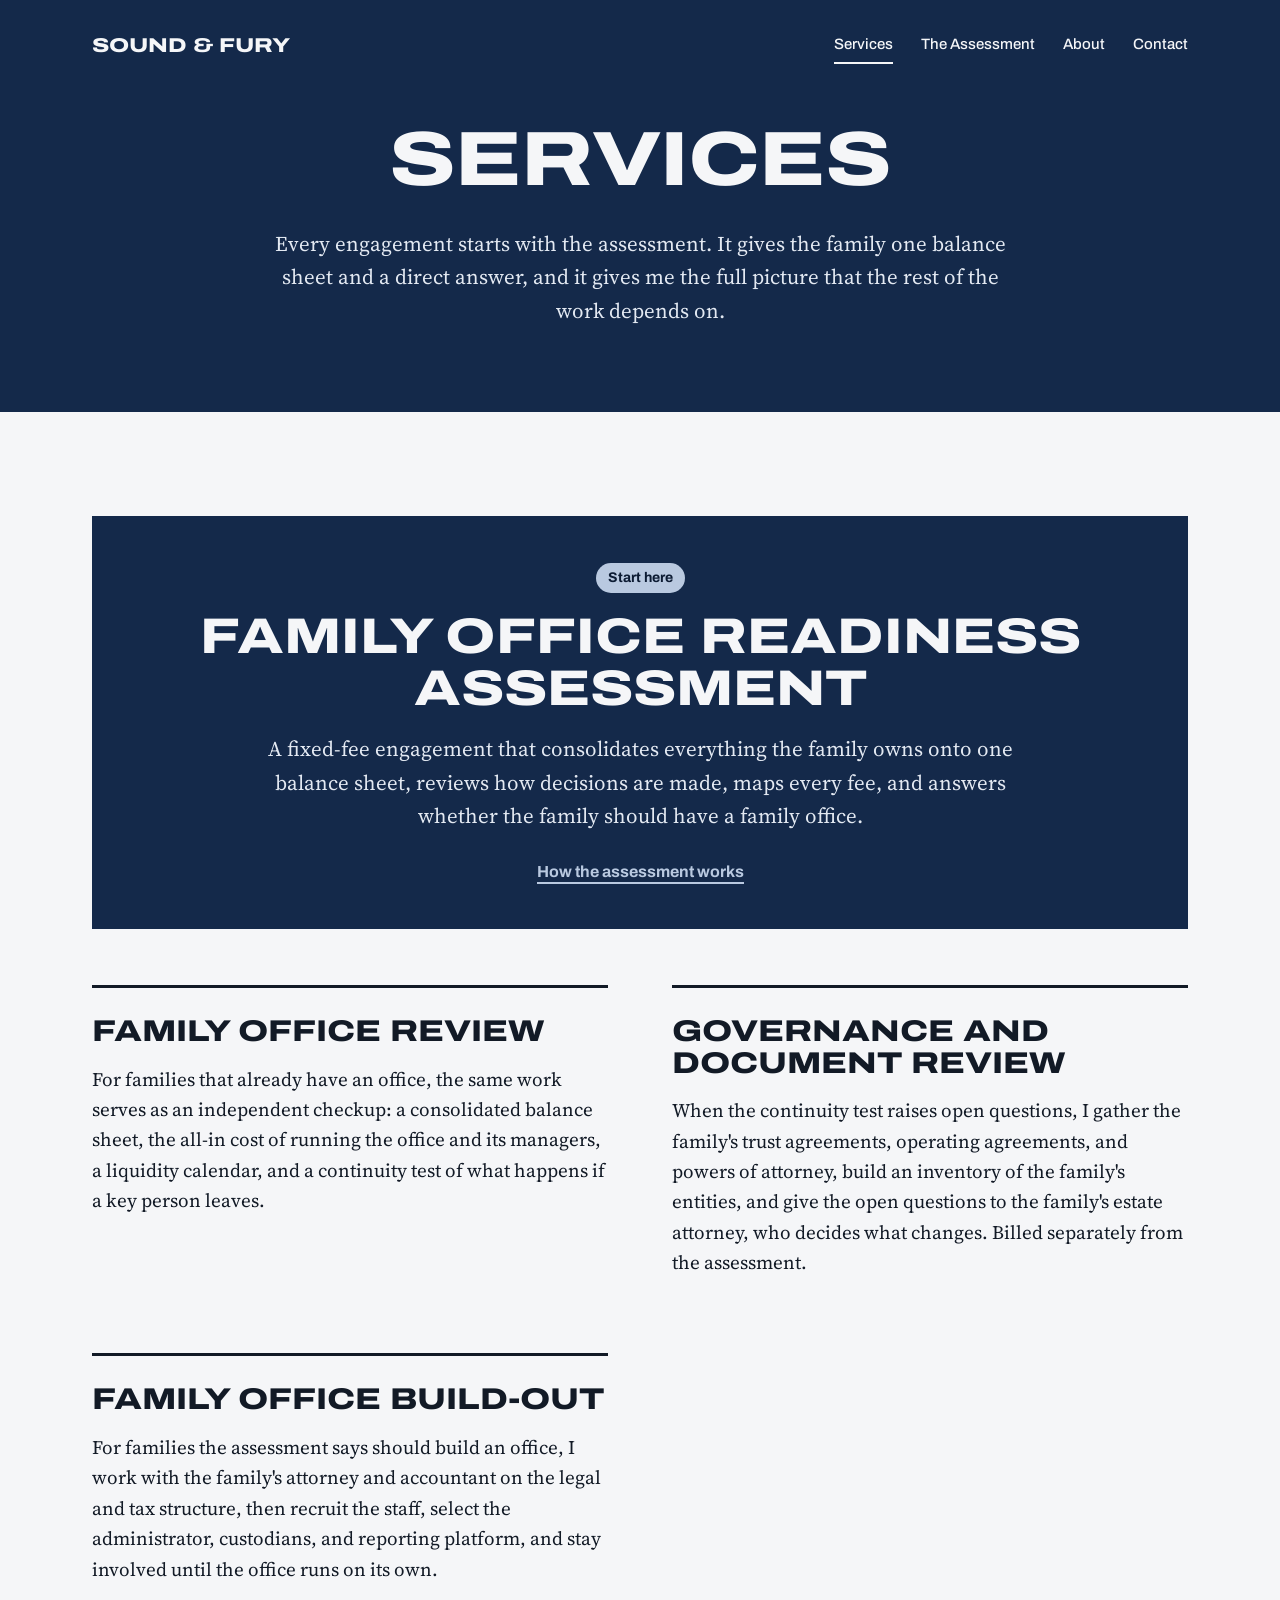
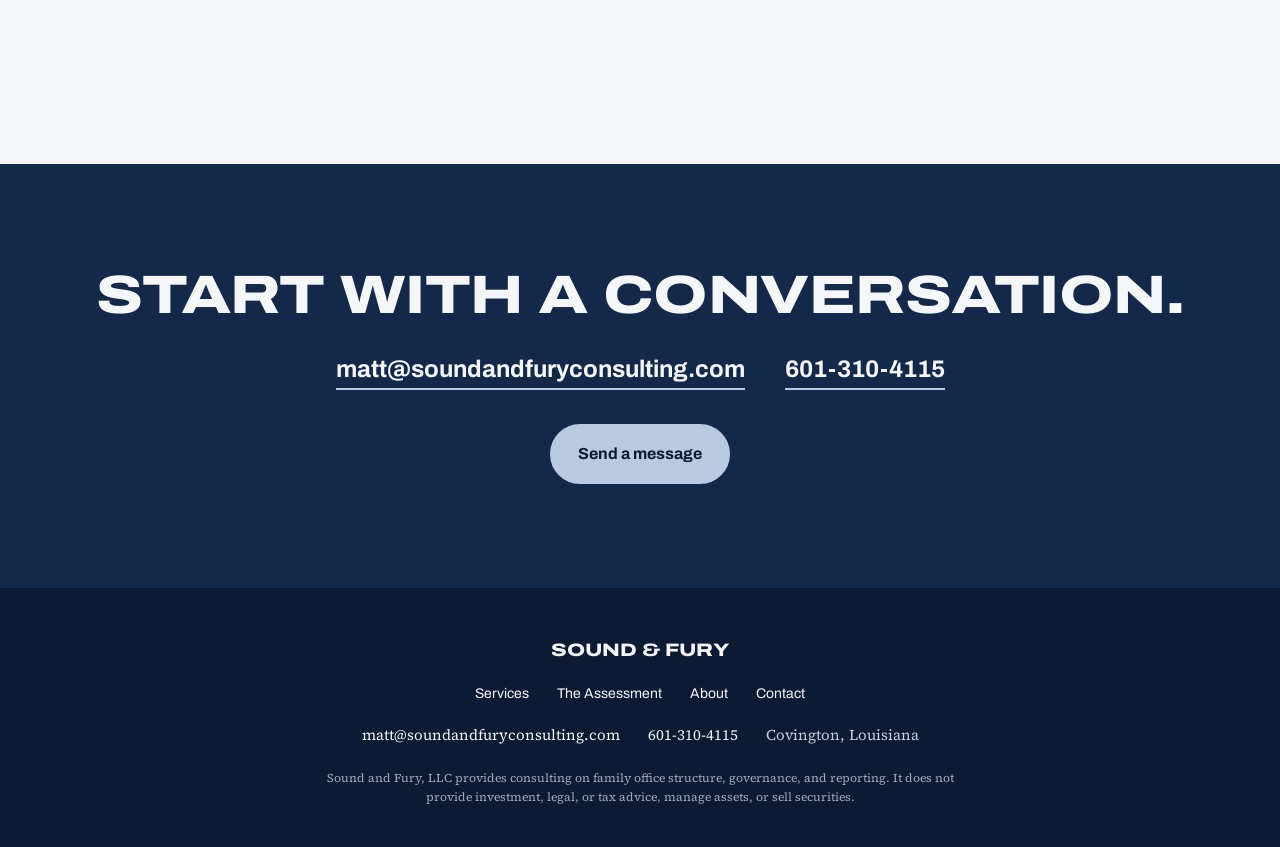
<file: services.html>
<!doctype html>
<html lang="en">
<head>
<meta charset="utf-8">
<meta name="viewport" content="width=device-width, initial-scale=1">
<title>Services | Sound &amp; Fury Consulting</title>
<meta name="description" content="Services from Sound &amp; Fury Consulting, starting with the family office readiness assessment.">
<link rel="preconnect" href="https://fonts.googleapis.com">
<link rel="preconnect" href="https://fonts.gstatic.com" crossorigin>
<link href="https://fonts.googleapis.com/css2?family=Archivo:wdth,wght@62..125,400..900&family=Source+Serif+4:opsz,wght@8..60,400;8..60,600&display=swap" rel="stylesheet">
<link rel="stylesheet" href="styles.css?v=4">
</head>
<body>

<div class="on-dark">
  <header class="site-header">
    <div class="wrap">
      <a class="wordmark" href="index.html">Sound &amp; Fury</a>
      <nav class="site-nav" aria-label="Main">
        <a href="services.html" aria-current="page">Services</a>
        <a href="assessment.html">The Assessment</a>
        <a href="about.html">About</a>
        <a href="contact.html">Contact</a>
      </nav>
    </div>
  </header>
  <div class="page-head">
    <div class="wrap">
      <h1 class="display">Services</h1>
      <p>Every engagement starts with the assessment. It gives the family one balance sheet and a direct answer, and it gives me the full picture that the rest of the work depends on.</p>
    </div>
  </div>
</div>

<main>
  <section>
    <div class="wrap">
      <ul class="services">
        <li class="svc lead">
          <span class="svc-tag">Start here</span>
          <h2>Family office readiness assessment</h2>
          <p>A fixed-fee engagement that consolidates everything the family owns onto one balance sheet, reviews how decisions are made, maps every fee, and answers whether the family should have a family office.</p>
          <a class="textlink" href="assessment.html">How the assessment works</a>
        </li>
        <li class="svc">
          <h2>Family office review</h2>
          <p>For families that already have an office, the same work serves as an independent checkup: a consolidated balance sheet, the all-in cost of running the office and its managers, a liquidity calendar, and a continuity test of what happens if a key person leaves.</p>
        </li>
        <li class="svc">
          <h2>Governance and document review</h2>
          <p>When the continuity test raises open questions, I gather the family's trust agreements, operating agreements, and powers of attorney, build an inventory of the family's entities, and give the open questions to the family's estate attorney, who decides what changes. Billed separately from the assessment.</p>
        </li>
        <li class="svc">
          <h2>Family office build-out</h2>
          <p>For families the assessment says should build an office, I work with the family's attorney and accountant on the legal and tax structure, then recruit the staff, select the administrator, custodians, and reporting platform, and stay involved until the office runs on its own.</p>
        </li>
<!-- ADVISORY SERVICES: uncomment once Louisiana investment adviser registration is effective.
        <li class="svc">
          <h2>Private investment diligence</h2>
          <p>Direct deals, co-investments, and fund commitments get the underwriting an institutional investor would apply: the business, the terms, the sponsor, and the downside case. I spent more than four years underwriting small-company acquisitions as a Partner at Search Fund Accelerator.</p>
        </li>
        <li class="svc">
          <h2>Investment policy and risk tolerance</h2>
          <p>I work with the family to define its objectives, liquidity needs, and tolerance for loss, and I write them into an investment policy statement that every advisor is measured against.</p>
        </li>
        <li class="svc">
          <h2>Advisor review and search</h2>
          <p>I grade the family's current wealth managers on what they cost and what they deliver, run a search for replacements when the grade is poor, and negotiate the fees.</p>
        </li>
END ADVISORY SERVICES -->
      </ul>
    </div>
  </section>

  <section class="contact-band">
    <div class="wrap">
      <h2 class="display">Start with a conversation.</h2>
      <div class="lines">
        <a href="mailto:matt@soundandfuryconsulting.com">matt@soundandfuryconsulting.com</a>
        <a href="tel:+16013104115">601-310-4115</a>
      </div>
      <a class="cta" href="contact.html">Send a message</a>
    </div>
  </section>
</main>

<footer class="site-footer">
  <div class="wrap">
    <a class="f-mark" href="index.html">Sound &amp; Fury</a>
    <nav class="f-nav" aria-label="Footer">
      <a href="services.html">Services</a>
      <a href="assessment.html">The Assessment</a>
      <a href="about.html">About</a>
      <a href="contact.html">Contact</a>
    </nav>
    <div class="f-contact">
      <a href="mailto:matt@soundandfuryconsulting.com">matt@soundandfuryconsulting.com</a>
      <a href="tel:+16013104115">601-310-4115</a>
      <span>Covington, Louisiana</span>
    </div>
    <!-- AFTER REGISTRATION: replace the legal paragraph below with:
    <p class="legal">Sound and Fury, LLC is an investment adviser registered with the State of Louisiana. Registration does not imply a certain level of skill or training. Form ADV Part 2A is available on request.</p>
    -->
    <p class="legal">Sound and Fury, LLC provides consulting on family office structure, governance, and reporting. It does not provide investment, legal, or tax advice, manage assets, or sell securities.</p>
  </div>
</footer>
</body>
</html>
</file>
<file: styles.css>
:root {
  --paper: #F5F6F8;
  --ink: #121A26;
  --ink-soft: #4A5466;
  --navy: #14294A;
  --navy-deep: #0C1B33;
  --sky: #B9C9E0;
  --sky-light: #D6E1EF;
  --ledger: #E8EDF4;
  --rule: #C3CEDD;
  --red: #B23A2B;
  --display: "Archivo", "Arial Black", "Helvetica Neue", Arial, sans-serif;
  --body: "Source Serif 4", Georgia, "Times New Roman", serif;
}

* { box-sizing: border-box; }
html { -webkit-text-size-adjust: 100%; scroll-behavior: smooth; }
body { margin: 0; background: var(--paper); color: var(--ink); font-family: var(--body); font-size: 19px; line-height: 1.6; }
a { color: inherit; }
a:focus-visible, button:focus-visible, input:focus-visible, textarea:focus-visible { outline: 3px solid var(--red); outline-offset: 3px; }
.wrap { max-width: 1160px; margin: 0 auto; padding: 0 32px; }

/* Header */
.on-dark { background: var(--navy); color: var(--paper); }
.site-header .wrap { display: flex; justify-content: space-between; align-items: center; gap: 24px; padding-top: 26px; padding-bottom: 26px; }
.wordmark { font-family: var(--display); font-weight: 800; font-stretch: 125%; font-size: 20px; text-decoration: none; text-transform: uppercase; }
.site-nav { display: flex; gap: 28px; flex-wrap: wrap; }
.site-nav a { font-family: var(--display); font-weight: 500; font-size: 15px; text-decoration: none; padding: 6px 0; border-bottom: 2px solid transparent; }
.site-nav a:hover, .site-nav a[aria-current="page"] { border-bottom-color: currentColor; }

/* Type */
.display { font-family: var(--display); font-weight: 800; font-stretch: 125%; text-transform: uppercase; line-height: 1; letter-spacing: -0.01em; margin: 0; overflow-wrap: break-word; }
h2.display { font-size: clamp(30px, 4.4vw, 54px); text-align: center; }
h3 { font-family: var(--display); font-weight: 700; font-stretch: 112%; font-size: 21px; line-height: 1.2; margin: 0 0 10px; }
.lede { font-size: 21px; max-width: 38em; color: var(--ink-soft); margin: 20px auto 0; text-align: center; }
section { padding: 104px 0; }
.textlink { font-family: var(--display); font-weight: 700; font-size: 16px; text-decoration: none; border-bottom: 2px solid currentColor; padding-bottom: 2px; }

/* Buttons */
.cta { display: inline-block; font-family: var(--display); font-weight: 700; font-size: 16px; text-decoration: none; padding: 15px 26px; border-radius: 999px; border: 2px solid var(--sky); background: var(--sky); color: var(--navy-deep); white-space: nowrap; cursor: pointer; }
.cta:hover { background: var(--sky-light); border-color: var(--sky-light); }
.cta.ghost { background: transparent; color: var(--paper); border-color: var(--sky); }
.cta.ghost:hover { background: rgba(185, 201, 224, 0.15); }
.cta.dark { background: var(--navy); border-color: var(--navy); color: var(--paper); }
.cta.dark:hover { background: var(--navy-deep); border-color: var(--navy-deep); }
.buttons { display: flex; gap: 14px; justify-content: center; flex-wrap: wrap; }

/* Hero */
.hero { padding: 48px 0 88px; text-align: center; }
.hero h1.quote { font-size: clamp(30px, 4.2vw, 58px); line-height: 1.08; max-width: 18em; margin: 0 auto; }
.hero h1.quote span { display: block; }

.hero .attrib { font-family: var(--display); font-weight: 600; font-size: 17px; color: var(--sky); margin: 20px 0 0; }
.hero p.pitch { font-size: 21px; line-height: 1.55; max-width: 36em; margin: 36px auto 30px; color: #E3E9F2; }
.hero .creds { font-family: var(--display); font-size: 14px; color: var(--sky); margin: 30px auto 0; max-width: 46em; }
@media (prefers-reduced-motion: no-preference) {
  .hero h1.quote span { animation: rise 0.9s cubic-bezier(.2,.7,.2,1) both; }
  .hero h1.quote span:nth-child(2) { animation-delay: 0.1s; }
  @keyframes rise { from { opacity: 0; transform: translateY(32px); } to { opacity: 1; transform: none; } }
}

/* Interior page head */
.page-head { padding: 32px 0 84px; text-align: center; }
.page-head h1 { font-size: clamp(34px, 6vw, 80px); }
.page-head p { font-size: 21px; max-width: 36em; margin: 28px auto 0; color: #E3E9F2; }

/* Statements to ledger */
.pile-grid { display: grid; grid-template-columns: 1.1fr 1fr; gap: 64px; align-items: center; margin-top: 64px; }
.pile { position: relative; height: 470px; }
.stmt { position: absolute; width: 270px; background: #fff; border: 1px solid #D5DBE4; padding: 16px 18px; box-shadow: 0 1px 0 rgba(18,26,38,.06); font-family: var(--display); font-stretch: 75%; font-size: 13px; color: var(--ink-soft); }
.stmt strong { display: block; font-stretch: 100%; font-size: 14px; color: var(--ink); margin-bottom: 8px; }
.stmt .bar { height: 7px; background: #E3E7ED; margin: 6px 0; }
.stmt .bar.s { width: 60%; }
.stmt .bar.m { width: 82%; }
.stmt .amt { font-stretch: 100%; font-weight: 700; font-size: 18px; color: var(--ink); margin-top: 10px; font-variant-numeric: tabular-nums; }
.stmt:nth-child(1) { top: 0; left: 4%; transform: rotate(-5deg); }
.stmt:nth-child(2) { top: 40px; left: 44%; transform: rotate(4deg); }
.stmt:nth-child(3) { top: 160px; left: 14%; transform: rotate(2deg); }
.stmt:nth-child(4) { top: 210px; left: 50%; transform: rotate(-3deg); }
.stmt:nth-child(5) { top: 320px; left: 2%; transform: rotate(-2deg); }
.stmt:nth-child(6) { top: 340px; left: 40%; transform: rotate(5deg); }

/* Ledger panels */
.ledger { background: var(--ledger); border: 1px solid var(--rule); padding: 26px 28px 22px; text-align: left; }
.ledger-title { font-family: var(--display); font-weight: 700; font-stretch: 112%; font-size: 18px; margin: 0 0 12px; }
.ledger table { width: 100%; border-collapse: collapse; font-size: 17px; }
.ledger td { padding: 8px 0; border-bottom: 1px solid var(--rule); vertical-align: top; }
.ledger td.amt { text-align: right; font-variant-numeric: tabular-nums lining-nums; white-space: nowrap; padding-left: 16px; }
.ledger .own { display: block; font-size: 13px; color: var(--ink-soft); margin-top: 2px; }
.ledger tr.sub td { font-family: var(--display); font-weight: 700; padding-top: 12px; }
.ledger tr.total td { font-family: var(--display); font-weight: 800; font-size: 20px; padding-top: 14px; border-bottom: 4px double var(--red); }
.ledger .note { font-size: 15px; color: var(--ink-soft); margin: 12px 0 0; }
.ledger .note + .note { margin-top: 8px; }

/* Principles */
.principles { background: var(--navy-deep); color: var(--paper); }
.principles .grid { display: grid; grid-template-columns: repeat(2, minmax(0, 1fr)); gap: 64px; margin-top: 64px; text-align: center; }
.principles h3 { font-weight: 800; font-stretch: 125%; text-transform: uppercase; font-size: clamp(24px, 2.8vw, 34px); line-height: 1.05; color: var(--sky); margin-bottom: 14px; }
.principles p { margin: 0 auto; color: #D3DBE8; max-width: 26em; }

/* Question band */
.question { background: var(--sky); color: var(--navy-deep); text-align: center; }
.question p { margin: 20px auto 30px; font-size: 21px; max-width: 34em; }

/* Bio teaser */
.teaser { text-align: center; max-width: 46em; margin: 0 auto; }
.teaser p { margin: 24px 0; }

/* Two-column blocks */
.two { display: grid; grid-template-columns: repeat(2, minmax(0, 1fr)); gap: 56px 64px; }
.two h2.display { text-align: left; font-size: clamp(28px, 3.4vw, 44px); margin-bottom: 22px; }
.deliver { margin-top: 56px; }
.deliver p { margin: 0; }
ul.plain { margin: 0 0 16px; padding-left: 20px; }
ul.plain li { margin-bottom: 6px; }

/* Steps */
.steps { list-style: none; margin: 56px 0 0; padding: 0; display: grid; grid-template-columns: repeat(4, minmax(0, 1fr)); gap: 36px; counter-reset: s; }
.steps li { counter-increment: s; border-top: 3px solid var(--navy); padding-top: 18px; }
.steps li::before { content: counter(s); display: block; font-family: var(--display); font-weight: 800; font-stretch: 125%; font-size: 42px; line-height: 1; margin-bottom: 14px; color: var(--navy); }
.steps p { margin: 0; font-size: 17px; }
.confid { margin: 48px auto 0; padding: 18px 22px; border-left: 4px solid var(--navy); background: var(--ledger); font-size: 17px; max-width: 46em; }

/* Fee */
.fee-num { font-family: var(--display); font-weight: 800; font-stretch: 125%; font-size: clamp(30px, 4vw, 48px); line-height: 1; margin: 0 0 18px; color: var(--navy); }
.question .two { text-align: left; }

/* Exhibits */
.exhibits { background: #E9EDF3; }
.ex-grid { display: grid; grid-template-columns: repeat(2, minmax(0, 1fr)); gap: 32px; margin-bottom: 32px; align-items: start; }
.ledger.cost .big-num { font-family: var(--display); font-weight: 800; font-stretch: 125%; font-size: clamp(32px, 3.6vw, 44px); line-height: 1; margin: 4px 0 8px; color: var(--red); }
.ledger.cost .sub-head { font-size: 15px; color: var(--ink-soft); margin: 0 0 14px; }
.verdict { margin: 56px 0 32px; background: #fff; border: 2px solid var(--navy); }
.verdict .rec { font-family: var(--display); font-weight: 800; font-stretch: 112%; font-size: clamp(22px, 2.6vw, 30px); line-height: 1.15; color: var(--navy); margin: 0 0 24px; }
.verdict h4 { font-family: var(--display); font-weight: 700; font-size: 16px; margin: 0 0 10px; }
.verdict ul { margin: 0; padding-left: 20px; }
.verdict li { margin-bottom: 8px; font-size: 17px; }
.v-grid { display: grid; grid-template-columns: minmax(0, 0.9fr) minmax(0, 1.3fr); gap: 40px; margin-bottom: 24px; }
.verdict table { font-size: 15px; min-width: 520px; }
.verdict th { font-family: var(--display); font-weight: 700; font-size: 13px; text-align: right; padding: 0 0 6px 12px; border-bottom: 1px solid var(--rule); vertical-align: bottom; }
.verdict th:first-child { text-align: left; padding-left: 0; }
.verdict td { padding: 8px 0 8px 12px; }
.verdict td:first-child { padding-left: 0; }
.verdict td.amt { padding-left: 12px; }
.verdict tr.pick td { font-weight: 700; background: var(--ledger); }
.verdict tr.now td { color: var(--ink-soft); }
.actions { margin: 0 0 8px; padding-left: 22px; }
.actions li { margin-bottom: 8px; font-size: 17px; }
.cal-box { margin-bottom: 32px; }
.scroll { overflow-x: auto; }
table.cal { width: 100%; min-width: 720px; border-collapse: collapse; font-size: 15px; font-variant-numeric: tabular-nums; }
table.cal th, table.cal td { padding: 8px 9px; border-bottom: 1px solid var(--rule); text-align: right; white-space: nowrap; }
table.cal thead th { font-family: var(--display); font-weight: 700; font-size: 13px; }
table.cal tbody th { text-align: left; font-weight: 400; padding-left: 0; position: sticky; left: 0; background: var(--ledger); }
table.cal tr.net th, table.cal tr.net td { font-family: var(--display); font-weight: 700; }
table.cal .hit { background: #F3DCD8; }
table.cal td.short { background: var(--red); color: #fff; }
table.cal tr.res td, table.cal tr.res th { color: var(--ink-soft); font-size: 14px; }
.checks { list-style: none; margin: 0; padding: 0; }
.checks li { display: grid; grid-template-columns: 96px minmax(0, 1fr); gap: 16px; align-items: baseline; padding: 10px 0; border-bottom: 1px solid var(--rule); }
.st { font-family: var(--display); font-weight: 700; font-size: 13px; text-align: center; padding: 3px 0; border-radius: 999px; }
.st.gap { background: var(--red); color: #fff; }
.st.ok { background: var(--navy); color: var(--paper); }
.sources { font-size: 14px; color: var(--ink-soft); margin: 20px 0 0; }

/* Services */
.services { list-style: none; margin: 0; padding: 0; display: grid; grid-template-columns: repeat(2, minmax(0, 1fr)); gap: 0 64px; }
.svc { border-top: 3px solid var(--ink); padding: 28px 0 56px; }
.svc h2 { font-family: var(--display); font-weight: 800; font-stretch: 125%; text-transform: uppercase; font-size: clamp(22px, 2.4vw, 30px); line-height: 1.05; margin: 0 0 16px; }
.svc p { margin: 0 0 20px; max-width: 30em; }
.svc.lead { grid-column: 1 / -1; background: var(--navy); color: var(--paper); border-top: 0; padding: 44px; margin-bottom: 56px; text-align: center; }
.svc.lead h2 { font-size: clamp(28px, 4vw, 50px); }
.svc.lead p { color: #E3E9F2; max-width: 38em; margin: 0 auto 22px; font-size: 21px; }
.svc.lead .textlink { color: var(--sky); }
.svc-tag { display: inline-block; font-family: var(--display); font-weight: 700; font-size: 14px; background: var(--sky); color: var(--navy-deep); padding: 4px 12px; border-radius: 999px; margin-bottom: 18px; }

/* About */
.prose p { margin: 0 0 22px; }
blockquote.macbeth { margin: 0; font-family: var(--display); font-weight: 800; font-stretch: 125%; text-transform: uppercase; font-size: clamp(26px, 3.6vw, 44px); line-height: 1.05; color: var(--paper); }
blockquote.macbeth cite { display: block; margin-top: 18px; font-family: var(--body); font-style: italic; font-weight: 400; text-transform: none; font-size: 18px; color: var(--sky); }
.principles .two { text-align: left; }
.facts { list-style: none; margin: 0; padding: 0; border-top: 1px solid #CBD3DF; }
.facts li { display: grid; grid-template-columns: 160px minmax(0, 1fr); gap: 24px; padding: 18px 0; border-bottom: 1px solid #CBD3DF; text-align: left; }
.facts li span:first-child { font-family: var(--display); font-weight: 700; font-size: 15px; color: var(--ink-soft); padding-top: 3px; }

/* Contact band */
.contact-band { background: var(--navy); color: var(--paper); text-align: center; }
.contact-band .lines { display: flex; justify-content: center; gap: 12px 40px; flex-wrap: wrap; margin: 28px 0 34px; font-family: var(--display); font-weight: 700; font-size: clamp(18px, 2.2vw, 24px); }
.contact-band .lines a { text-decoration: none; border-bottom: 2px solid var(--sky); }

/* Contact form */
.contact-grid { display: grid; grid-template-columns: minmax(0, 1.3fr) minmax(0, 1fr); gap: 64px; align-items: start; }
.form { display: grid; gap: 18px; }
.form label { display: grid; gap: 6px; font-family: var(--display); font-weight: 600; font-size: 15px; }
.form input, .form textarea { font: inherit; font-family: var(--body); font-size: 17px; padding: 12px 14px; border: 1px solid #B5C0D0; border-radius: 4px; background: #fff; color: var(--ink); }
.form textarea { min-height: 150px; resize: vertical; }
.form .hint { font-family: var(--body); font-weight: 400; font-size: 14px; color: var(--ink-soft); }
.form .hp { position: absolute; left: -9999px; }
.form button { justify-self: start; }
.sent { background: var(--ledger); border-left: 4px solid var(--navy); padding: 16px 20px; margin-bottom: 24px; display: none; }
.sent:target, .sent.show { display: block; }

/* Footer */
.site-footer { background: var(--navy-deep); color: #C5CFDD; text-align: center; padding: 48px 0 40px; font-size: 15px; }
.site-footer .f-mark { font-family: var(--display); font-weight: 800; font-stretch: 125%; font-size: 18px; text-transform: uppercase; color: var(--paper); text-decoration: none; }
.site-footer .f-nav { display: flex; justify-content: center; gap: 10px 28px; flex-wrap: wrap; margin: 18px 0; font-family: var(--display); font-size: 14px; }
.site-footer .f-nav a, .site-footer .f-contact a { color: var(--paper); text-decoration: none; }
.site-footer .f-nav a:hover, .site-footer .f-contact a:hover { text-decoration: underline; }
.site-footer .f-contact { display: flex; justify-content: center; gap: 8px 28px; flex-wrap: wrap; margin-bottom: 22px; }
.site-footer .legal { font-size: 12px; line-height: 1.6; max-width: 56em; margin: 0 auto; color: #9DAAC0; }

/* Responsive */
@media (max-width: 960px) {
  .pile-grid, .contact-grid { grid-template-columns: minmax(0, 1fr); gap: 48px; }
  .v-grid, .ex-grid { grid-template-columns: minmax(0, 1fr); gap: 24px; }
  .steps { grid-template-columns: repeat(2, minmax(0, 1fr)); }
}
@media (max-width: 640px) {
  body { font-size: 17px; }
  .wrap { padding: 0 16px; }
  section { padding: 68px 0; }
  .site-header .wrap { flex-direction: column; gap: 10px; padding-top: 18px; padding-bottom: 18px; }
  .site-nav { gap: 18px; justify-content: center; }
  .hero { padding: 24px 0 60px; }
  .hero p.pitch, .lede, .page-head p { font-size: 18px; }
  .page-head h1 { font-size: clamp(28px, 8.6vw, 38px); }
  .principles .grid, .two, .services { grid-template-columns: minmax(0, 1fr); gap: 40px; }
  .steps { grid-template-columns: minmax(0, 1fr); }
  .pile { height: 360px; }
  .stmt { width: 210px; padding: 12px 14px; }
  .stmt:nth-child(1) { top: 0; left: 0; }
  .stmt:nth-child(2) { top: 70px; left: auto; right: 0; }
  .stmt:nth-child(3) { top: 165px; left: 2%; }
  .stmt:nth-child(4) { top: 235px; left: auto; right: 2%; }
  .stmt:nth-child(5), .stmt:nth-child(6) { display: none; }
  .ledger { padding: 20px 16px 16px; }
  .ledger table { font-size: 15px; }
  .svc.lead { padding: 28px 20px 32px; }
  .facts li { grid-template-columns: 1fr; gap: 4px; }
  .checks li { grid-template-columns: 84px minmax(0, 1fr); gap: 12px; }
}

.verdict .buys { font-size: 17px; margin: 0 0 22px; }
.question .fee-num { margin: 20px 0 8px; }
.question .wrap > p { max-width: 38em; margin-left: auto; margin-right: auto; }
</file>
